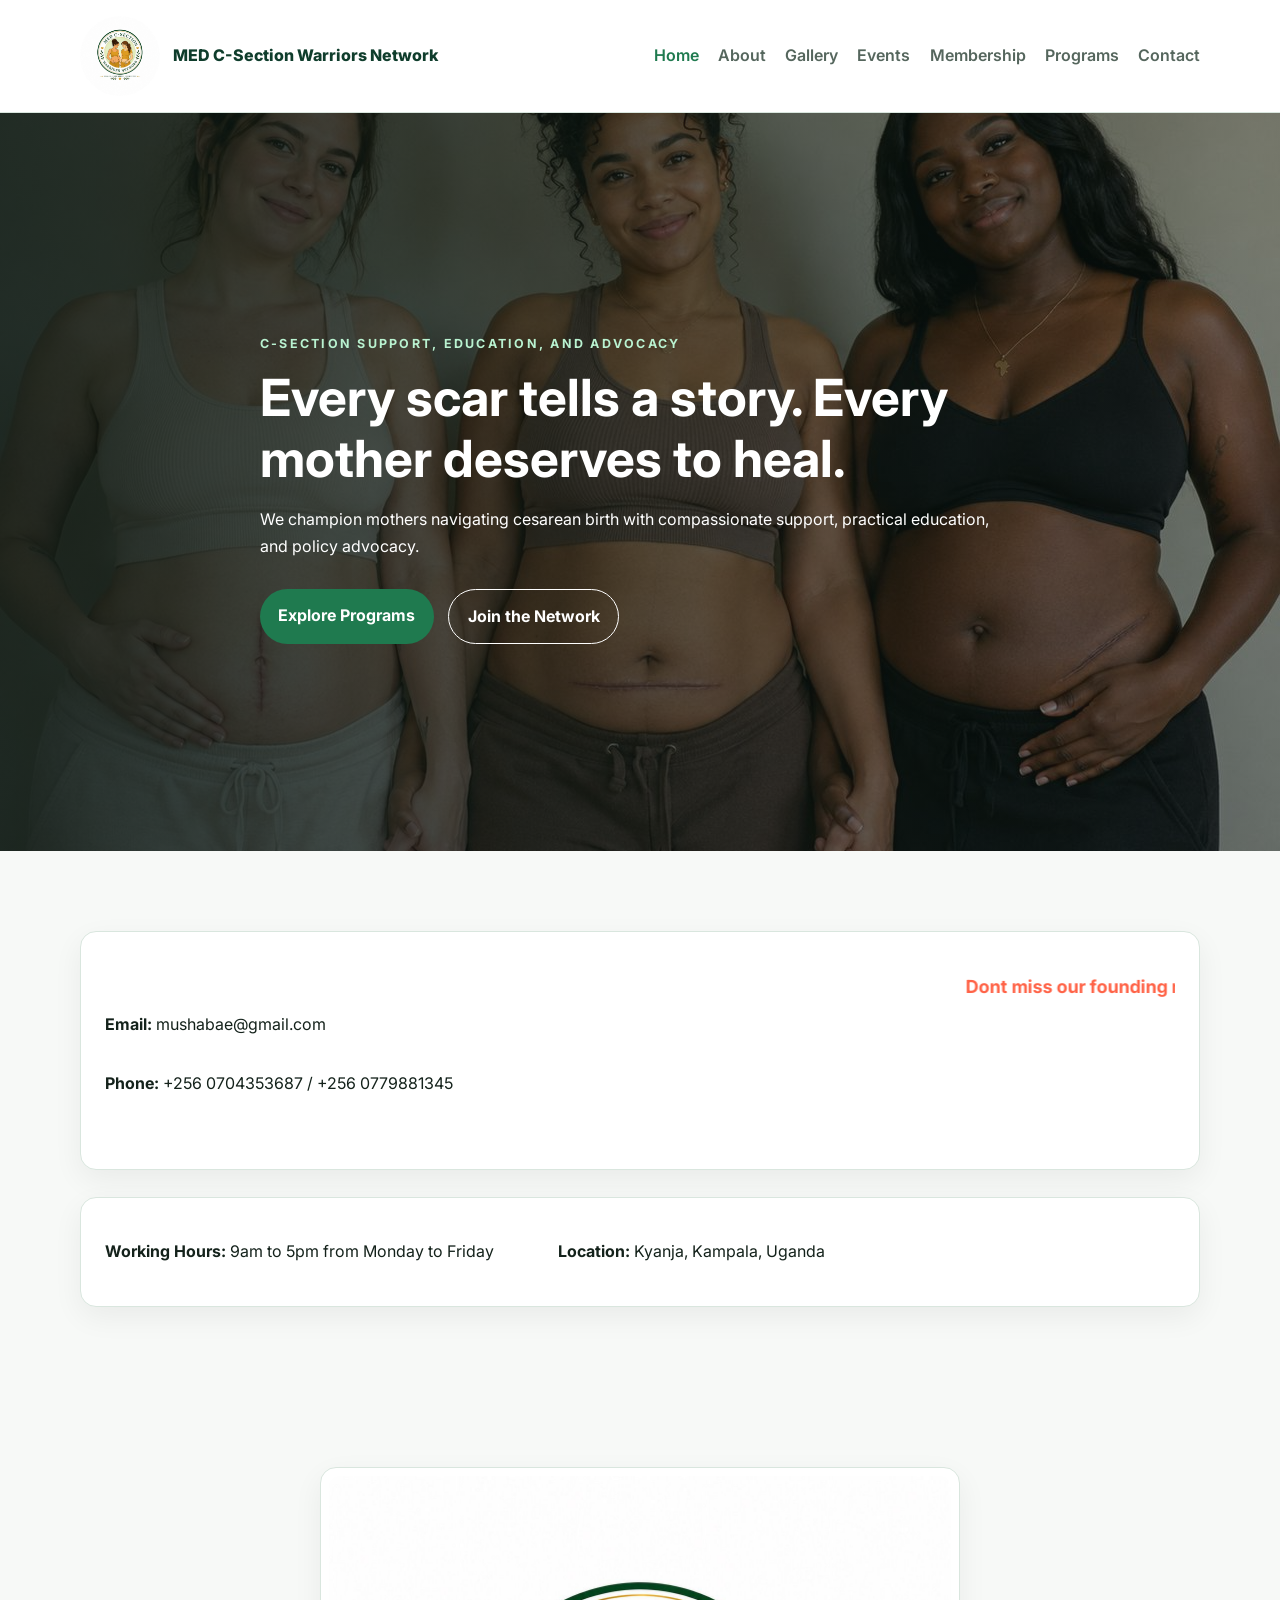
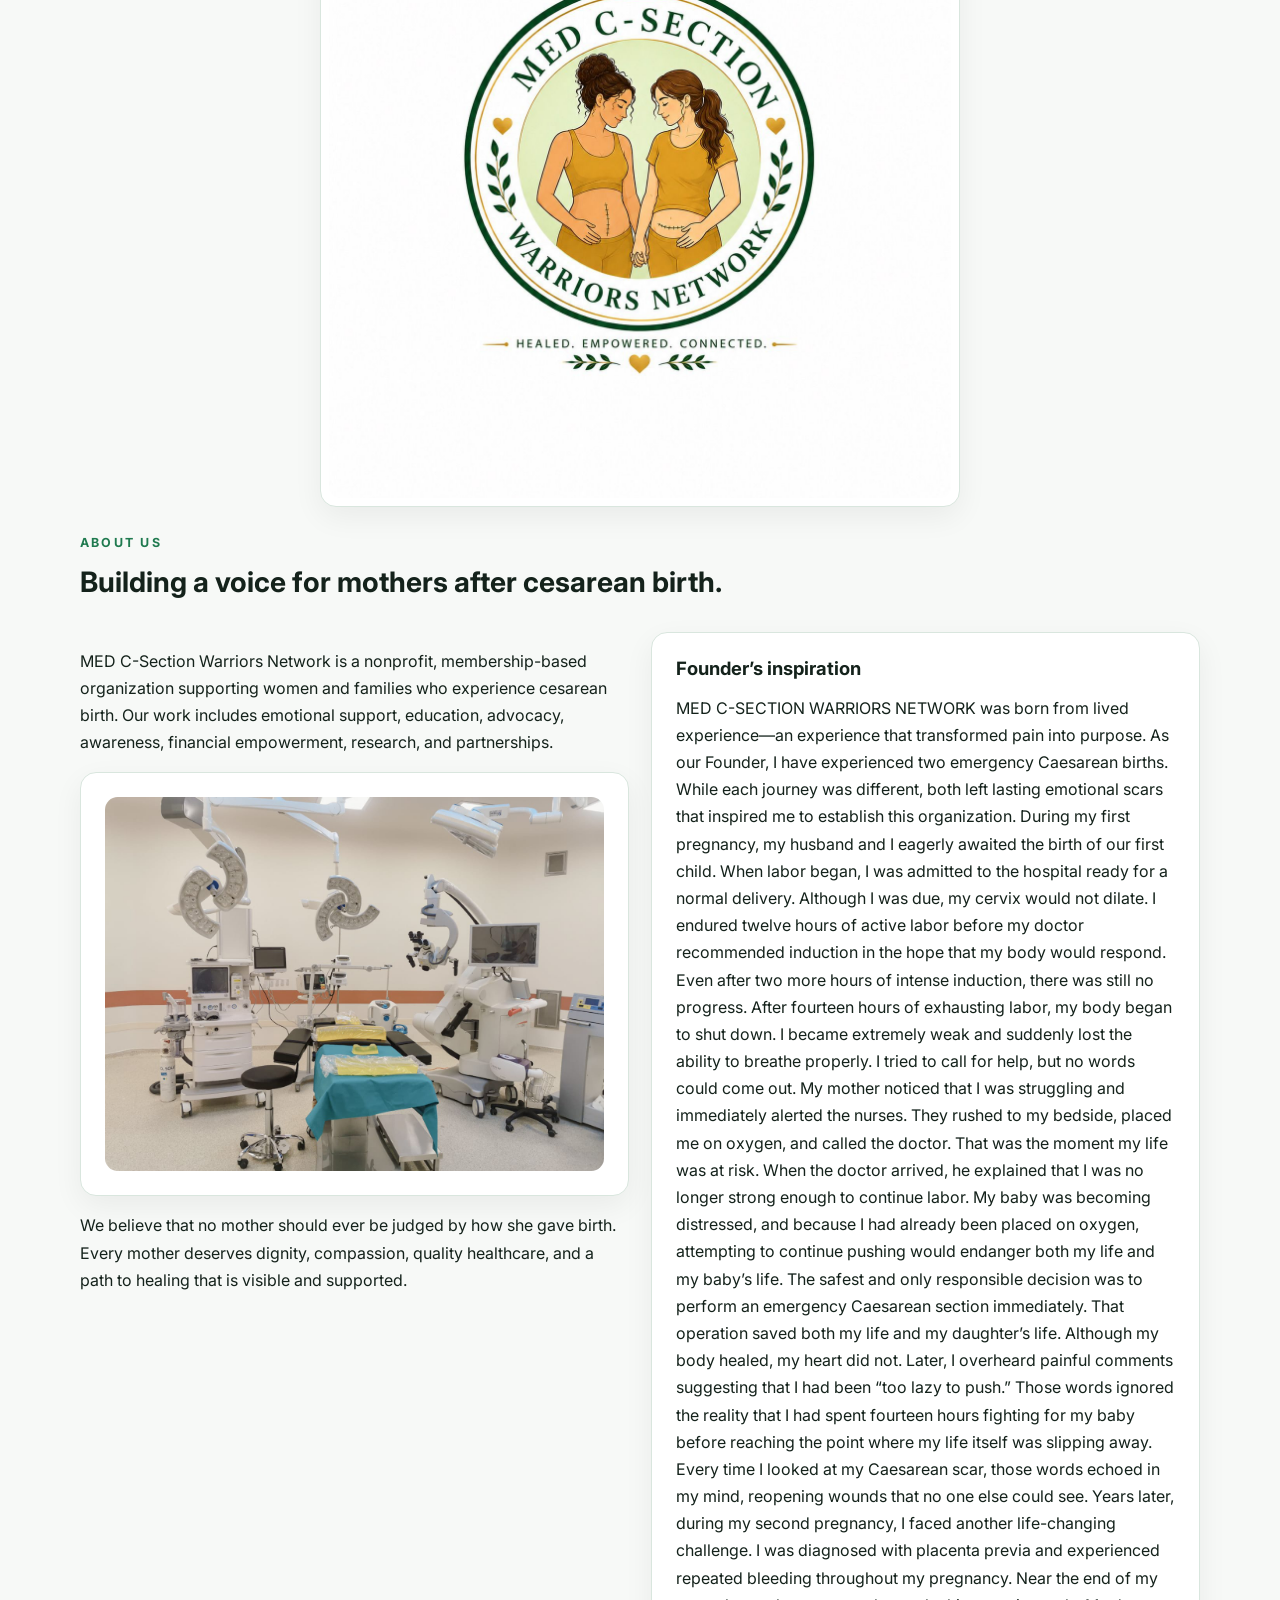
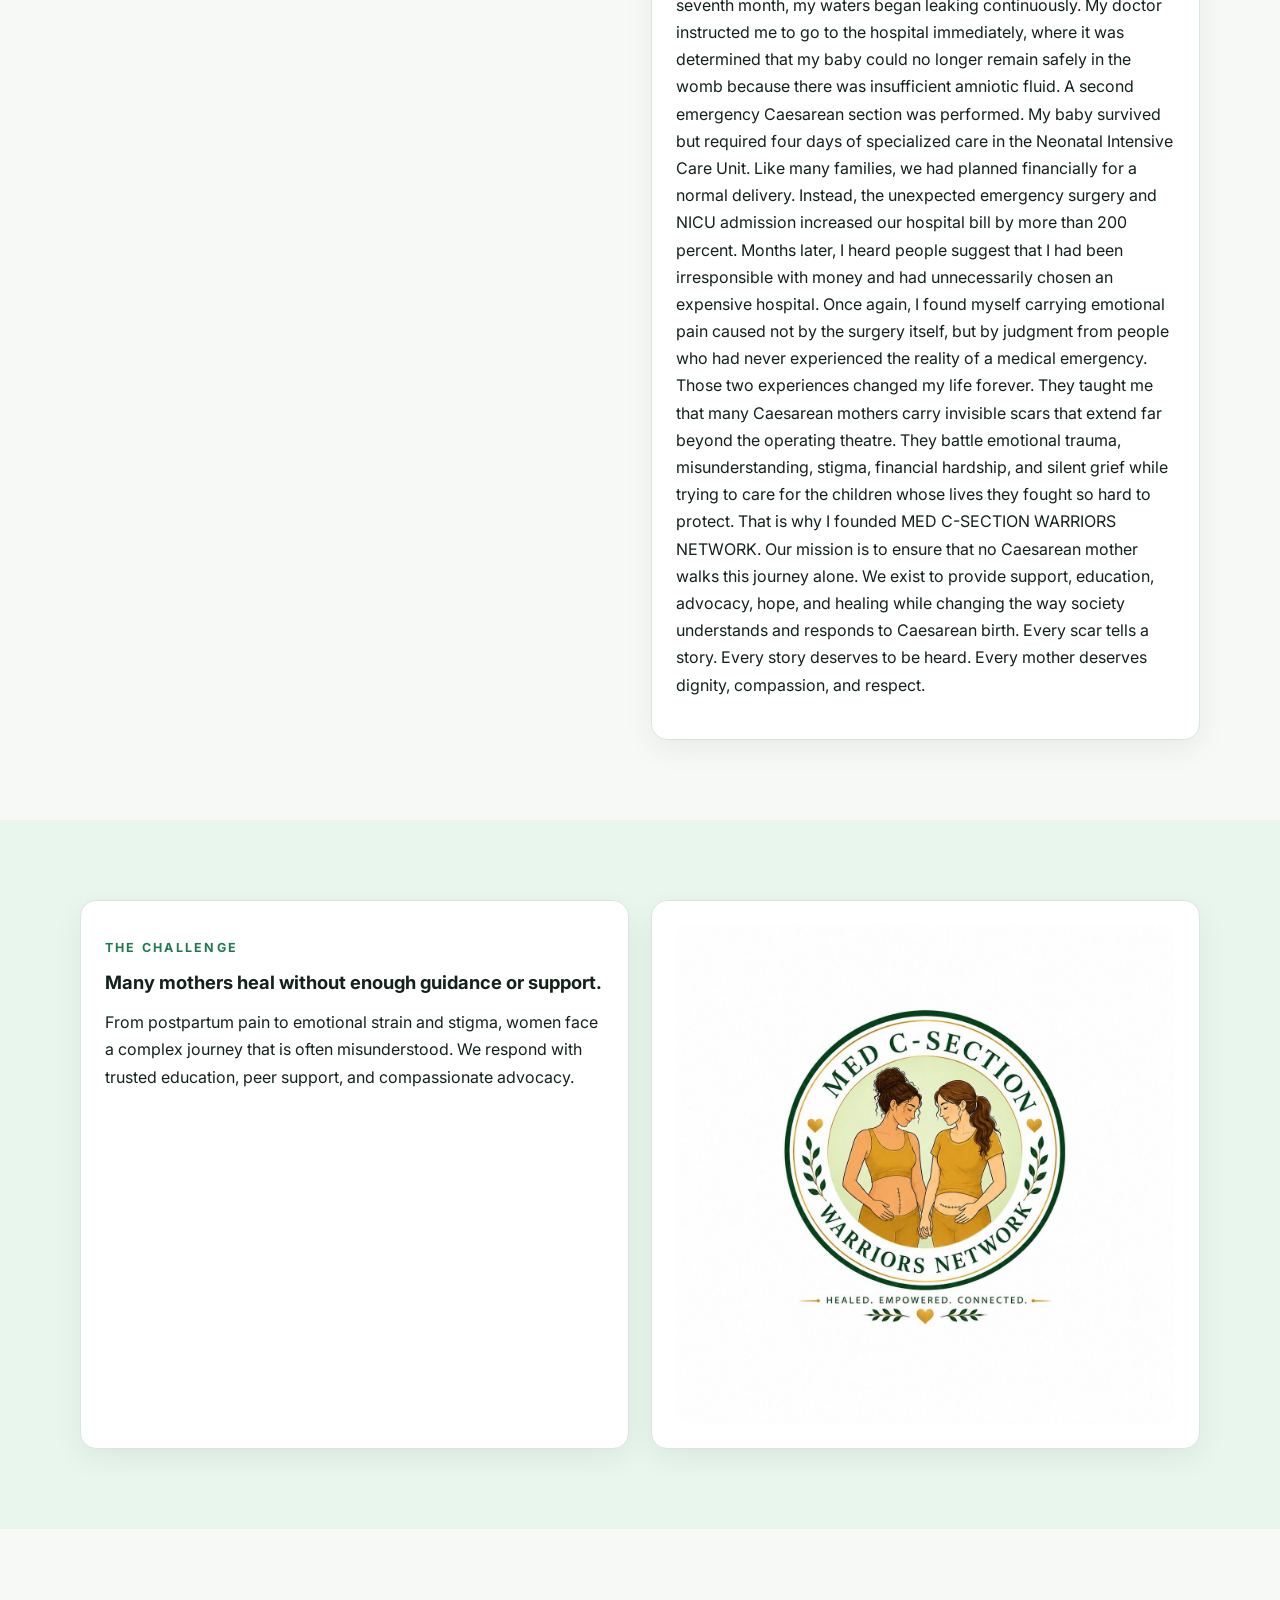
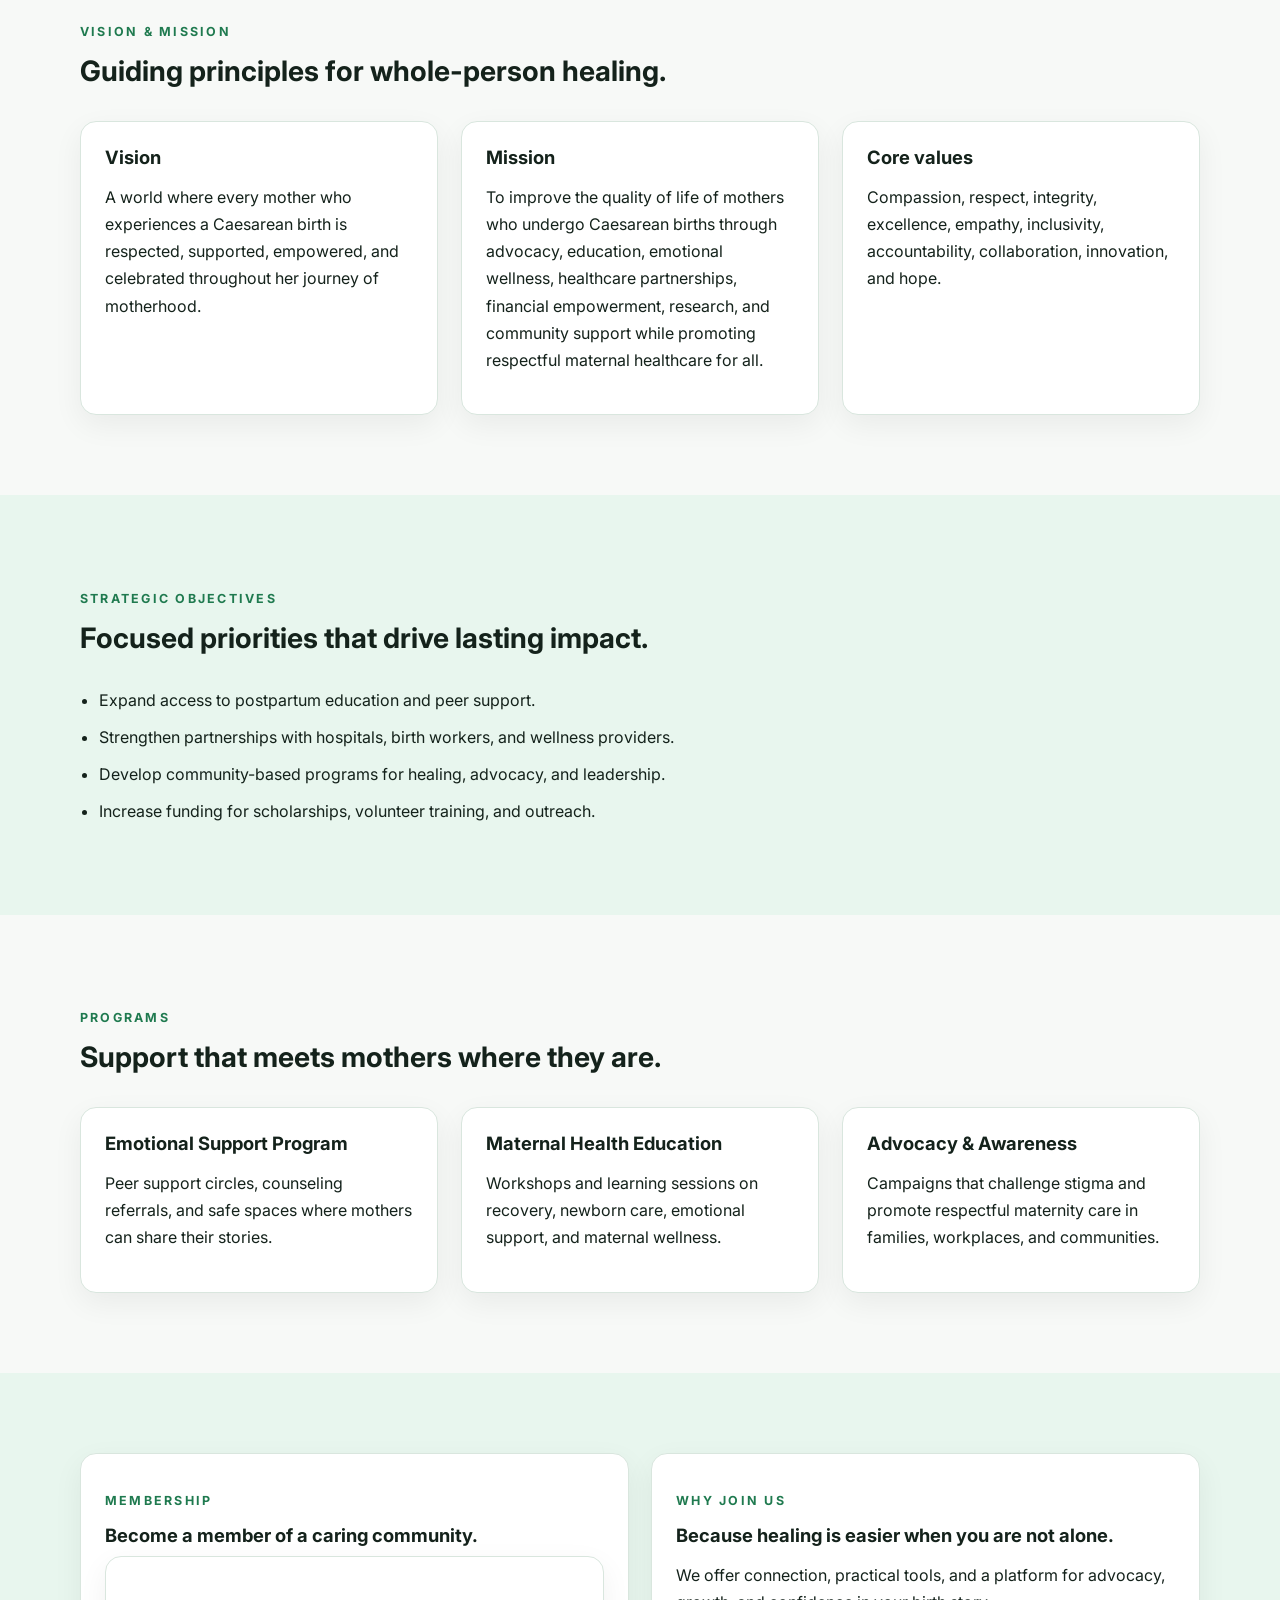
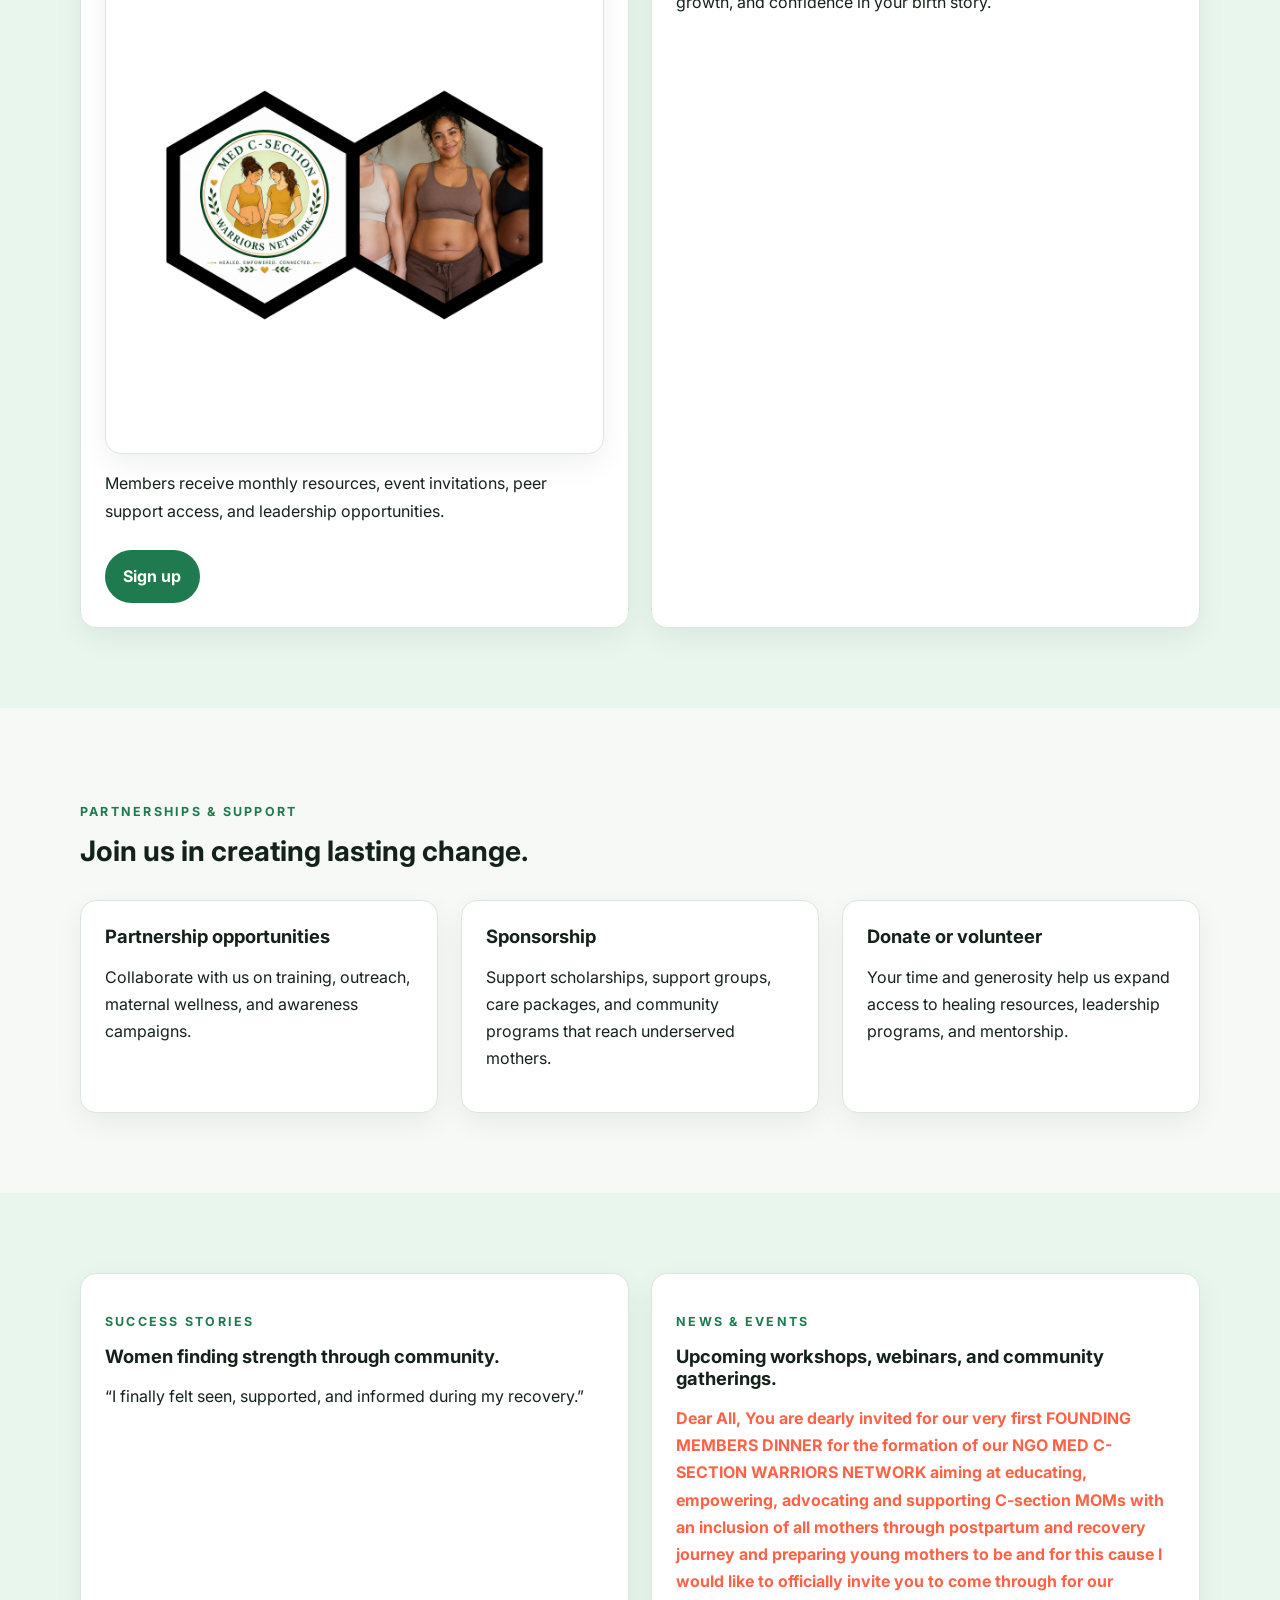
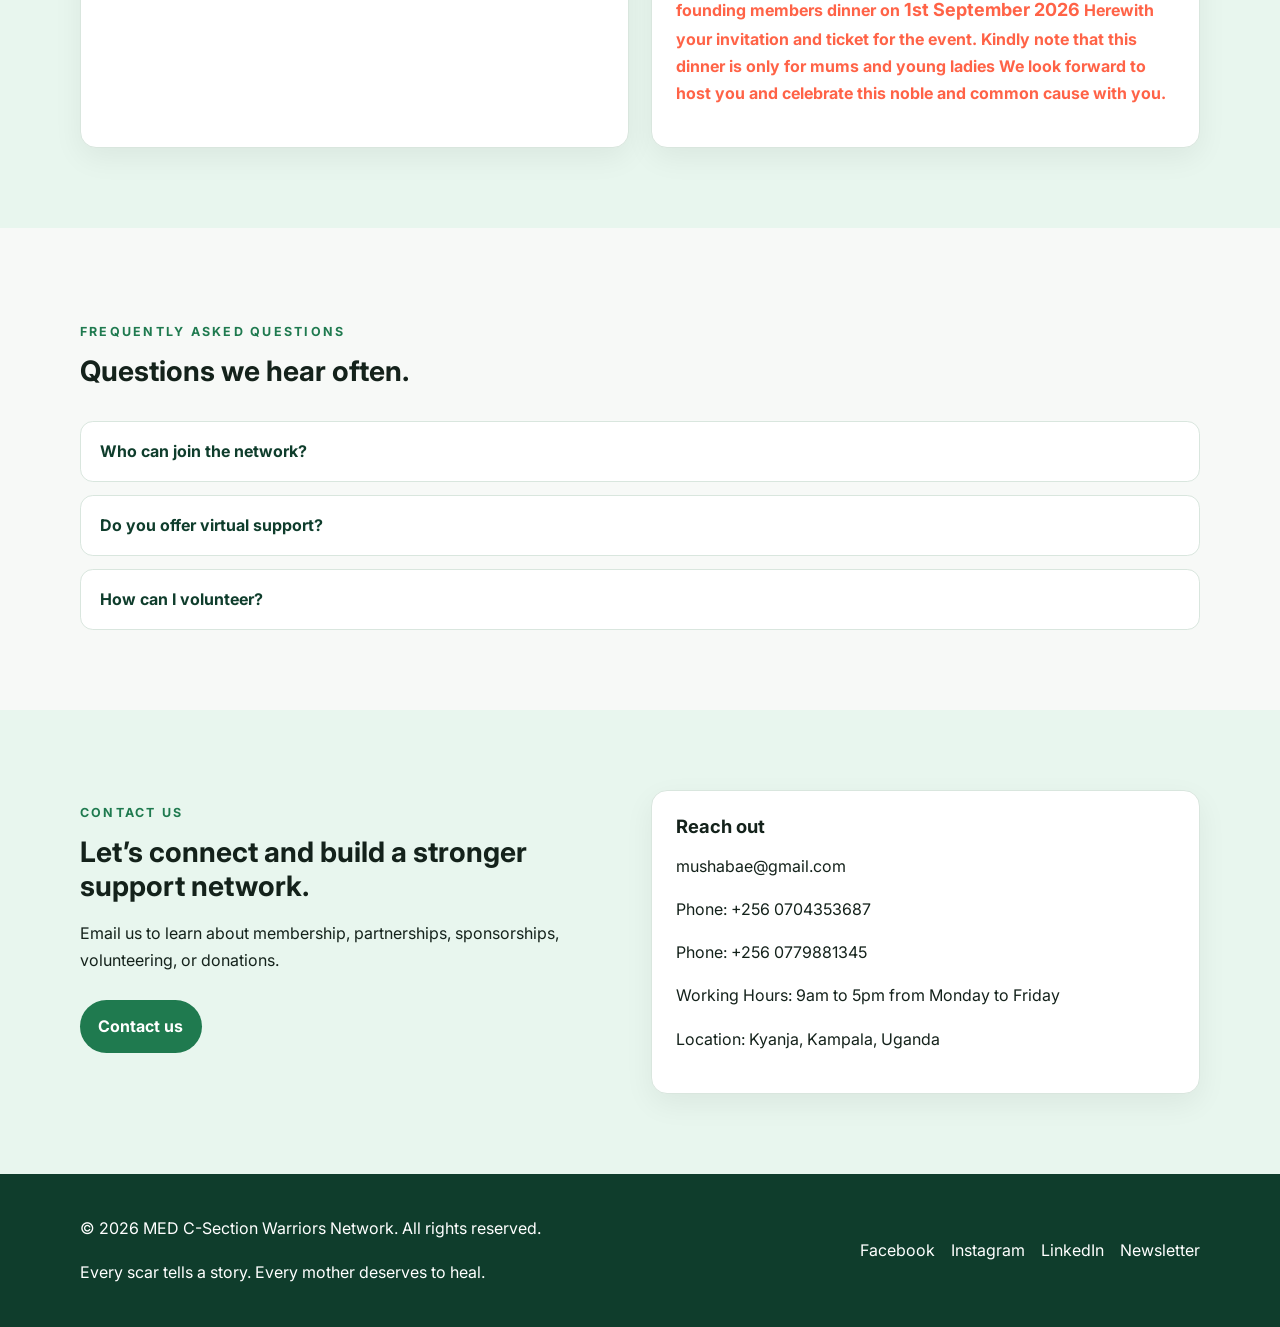
<file: index.html>
<!doctype html>
<html lang="en">
  <head>
    <meta charset="UTF-8" />
    <meta name="viewport" content="width=device-width, initial-scale=1.0" />
    <title>MED C-Section Warriors Network</title>
    <link rel="icon" type="image/png" href="heroimage.jpeg" />
    <meta
      name="description"
      content="MED C-Section Warriors Network supports mothers through cesarean recovery, advocacy, education, healing, and community."
    />
    <link rel="preconnect" href="https://fonts.googleapis.com" />
    <link rel="preconnect" href="https://fonts.gstatic.com" crossorigin />
    <link
      href="https://fonts.googleapis.com/css2?family=Inter:wght@400;500;600;700;800&display=swap"
      rel="stylesheet"
    />
    <link rel="stylesheet" href="styles.css" />
  </head>
  <body>
    <header class="site-header">
      <div class="container nav-wrap">
        <a class="brand" href="index.html">
          <img src="heroimage.jpeg" alt="MED C-Section Warriors Network logo" />
          <span>MED C-Section Warriors Network</span>
        </a>
        <button
          class="nav-toggle"
          aria-label="Toggle navigation"
          aria-expanded="false"
        >
          <span></span><span></span><span></span>
        </button>
        <nav class="nav-links" aria-label="Primary navigation">
          <a href="index.html" class="active">Home</a>
          <a href="about.html">About</a>
          <a href="gallery.html">Gallery</a>
          <a href="events.html">Events</a>
          <a href="membership.html">Membership</a>
          <a href="programs.html">Programs</a>
          <a href="contact.html">Contact</a>
        </nav>
      </div>
    </header>

    <main>
      <section class="hero-slider" aria-label="Featured messages">
        <article
          class="hero-slide active"
          style="background-image: url(&quot;imageOne.jpeg&quot;)"
        >
          <div class="container hero-content">
            <p class="eyebrow">C-section support, education, and advocacy</p>
            <h1>Every scar tells a story. Every mother deserves to heal.</h1>
            <p>
              We champion mothers navigating cesarean birth with compassionate
              support, practical education, and policy advocacy.
            </p>
            <div class="cta-group">
              <a class="btn btn-primary" href="programs.html"
                >Explore Programs</a
              >
              <a class="btn btn-secondary" href="contact.html"
                >Join the Network</a
              >
            </div>
          </div>
        </article>

        <article
          class="hero-slide"
          style="background-image: url(&quot;imageOne.jpeg&quot;)"
        >
          <div class="container hero-content">
            <p class="eyebrow">Community-led transformation</p>
            <h1>From survival to strength through shared experience.</h1>
            <p>
              We build safe spaces where mothers, families, and healthcare
              partners collaborate for better recovery journeys.
            </p>
            <div class="cta-group">
              <a class="btn btn-primary" href="about.html">Our Story</a>
              <a class="btn btn-secondary" href="contact.html">Volunteer</a>
            </div>
          </div>
        </article>
      </section>

      <section class="section container">
        <div class="card" style="display: flex; flex-direction: column;">
          <p>
            <marquee behavior="scroll" direction="left"><b style="color: tomato; font-size: large;">Dont miss our founding members dinner on 1st September 2026!</b></marquee>
            <a href="mailto:mushabae@gmail.com"
              ><b>Email:</b> mushabae@gmail.com</a
            >
            <p><b>Phone:</b> +256 0704353687 / +256 0779881345</p>
          </p>
        </div>
        <br />
        <div class="card" style="display: flex">
          <p><b>Working Hours:</b> 9am to 5pm from Monday to Friday</p>
          &nbsp;&nbsp;&nbsp;&nbsp;&nbsp;&nbsp;&nbsp;&nbsp;&nbsp;&nbsp;&nbsp;&nbsp;&nbsp;&nbsp;&nbsp;&nbsp;
          <p><b>Location:</b> Kyanja, Kampala, Uganda</p>
        </div>
      </section>

      <section class="section container">
        <div class="card image-card">
          <img src="heroimage.jpeg" alt="" />
        </div>
        <div class="section-heading">
          <p class="eyebrow">About us</p>
          <h2>Building a voice for mothers after cesarean birth.</h2>
        </div>
        <div class="grid two-col">
          <div>
            <p>
              MED C-Section Warriors Network is a nonprofit, membership-based
              organization supporting women and families who experience cesarean
              birth. Our work includes emotional support, education, advocacy,
              awareness, financial empowerment, research, and partnerships.
            </p>
            <div class="card image-card">
              <img src="theater.jpeg" alt="" />
            </div>
            <p>
              We believe that no mother should ever be judged by how she gave
              birth. Every mother deserves dignity, compassion, quality
              healthcare, and a path to healing that is visible and supported.
            </p>
          </div>
          <div class="card">
            <h3>Founder’s inspiration</h3>
            <p>
              MED C-SECTION WARRIORS NETWORK was born from lived experience—an
              experience that transformed pain into purpose. As our Founder, I
              have experienced two emergency Caesarean births. While each
              journey was different, both left lasting emotional scars that
              inspired me to establish this organization. During my first
              pregnancy, my husband and I eagerly awaited the birth of our first
              child. When labor began, I was admitted to the hospital ready for
              a normal delivery. Although I was due, my cervix would not dilate.
              I endured twelve hours of active labor before my doctor
              recommended induction in the hope that my body would respond. Even
              after two more hours of intense induction, there was still no
              progress. After fourteen hours of exhausting labor, my body began
              to shut down. I became extremely weak and suddenly lost the
              ability to breathe properly. I tried to call for help, but no
              words could come out. My mother noticed that I was struggling and
              immediately alerted the nurses. They rushed to my bedside, placed
              me on oxygen, and called the doctor. That was the moment my life
              was at risk. When the doctor arrived, he explained that I was no
              longer strong enough to continue labor. My baby was becoming
              distressed, and because I had already been placed on oxygen,
              attempting to continue pushing would endanger both my life and my
              baby’s life. The safest and only responsible decision was to
              perform an emergency Caesarean section immediately. That operation
              saved both my life and my daughter’s life. Although my body
              healed, my heart did not. Later, I overheard painful comments
              suggesting that I had been “too lazy to push.” Those words ignored
              the reality that I had spent fourteen hours fighting for my baby
              before reaching the point where my life itself was slipping away.
              Every time I looked at my Caesarean scar, those words echoed in my
              mind, reopening wounds that no one else could see. Years later,
              during my second pregnancy, I faced another life-changing
              challenge. I was diagnosed with placenta previa and experienced
              repeated bleeding throughout my pregnancy. Near the end of my
              seventh month, my waters began leaking continuously. My doctor
              instructed me to go to the hospital immediately, where it was
              determined that my baby could no longer remain safely in the womb
              because there was insufficient amniotic fluid. A second emergency
              Caesarean section was performed. My baby survived but required
              four days of specialized care in the Neonatal Intensive Care Unit.
              Like many families, we had planned financially for a normal
              delivery. Instead, the unexpected emergency surgery and NICU
              admission increased our hospital bill by more than 200 percent.
              Months later, I heard people suggest that I had been irresponsible
              with money and had unnecessarily chosen an expensive hospital.
              Once again, I found myself carrying emotional pain caused not by
              the surgery itself, but by judgment from people who had never
              experienced the reality of a medical emergency. Those two
              experiences changed my life forever. They taught me that many
              Caesarean mothers carry invisible scars that extend far beyond the
              operating theatre. They battle emotional trauma, misunderstanding,
              stigma, financial hardship, and silent grief while trying to care
              for the children whose lives they fought so hard to protect. That
              is why I founded MED C-SECTION WARRIORS NETWORK. Our mission is to
              ensure that no Caesarean mother walks this journey alone. We exist
              to provide support, education, advocacy, hope, and healing while
              changing the way society understands and responds to Caesarean
              birth. Every scar tells a story. Every story deserves to be heard.
              Every mother deserves dignity, compassion, and respect.
            </p>
          </div>
        </div>
      </section>

      <section class="section alt-bg">
        <div class="container grid two-col">
          <div class="card">
            <p class="eyebrow">The challenge</p>
            <h3>Many mothers heal without enough guidance or support.</h3>
            <p>
              From postpartum pain to emotional strain and stigma, women face a
              complex journey that is often misunderstood. We respond with
              trusted education, peer support, and compassionate advocacy.
            </p>
          </div>
          <div class="card image-card">
            <img src="heroimage.jpeg" alt="A mother smiling with her family" />
          </div>
        </div>
      </section>

      <section class="section container">
        <div class="section-heading">
          <p class="eyebrow">Vision & mission</p>
          <h2>Guiding principles for whole-person healing.</h2>
        </div>
        <div class="grid three-col">
          <article class="card">
            <h3>Vision</h3>
            <p>
              A world where every mother who experiences a Caesarean birth is
              respected, supported, empowered, and celebrated throughout her
              journey of motherhood.
            </p>
          </article>
          <article class="card">
            <h3>Mission</h3>
            <p>
              To improve the quality of life of mothers who undergo Caesarean
              births through advocacy, education, emotional wellness, healthcare
              partnerships, financial empowerment, research, and community
              support while promoting respectful maternal healthcare for all.
            </p>
          </article>
          <article class="card">
            <h3>Core values</h3>
            <p>
              Compassion, respect, integrity, excellence, empathy, inclusivity,
              accountability, collaboration, innovation, and hope.
            </p>
          </article>
        </div>
      </section>

      <section class="section alt-bg">
        <div class="container">
          <div class="section-heading">
            <p class="eyebrow">Strategic objectives</p>
            <h2>Focused priorities that drive lasting impact.</h2>
          </div>
          <ul class="check-list">
            <li>Expand access to postpartum education and peer support.</li>
            <li>
              Strengthen partnerships with hospitals, birth workers, and
              wellness providers.
            </li>
            <li>
              Develop community-based programs for healing, advocacy, and
              leadership.
            </li>
            <li>
              Increase funding for scholarships, volunteer training, and
              outreach.
            </li>
          </ul>
        </div>
      </section>

      <section class="section container">
        <div class="section-heading">
          <p class="eyebrow">Programs</p>
          <h2>Support that meets mothers where they are.</h2>
        </div>
        <div class="grid three-col">
          <article class="card">
            <h3>Emotional Support Program</h3>
            <p>
              Peer support circles, counseling referrals, and safe spaces where
              mothers can share their stories.
            </p>
          </article>
          <article class="card">
            <h3>Maternal Health Education</h3>
            <p>
              Workshops and learning sessions on recovery, newborn care,
              emotional support, and maternal wellness.
            </p>
          </article>
          <article class="card">
            <h3>Advocacy & Awareness</h3>
            <p>
              Campaigns that challenge stigma and promote respectful maternity
              care in families, workplaces, and communities.
            </p>
          </article>
        </div>
      </section>

      <section class="section alt-bg">
        <div class="container grid two-col">
          <div class="card">
            <p class="eyebrow">Membership</p>
            <h3>Become a member of a caring community.</h3>
            <div class="card image-card">
              <img src="ceventsLogo.png" alt="" />
            </div>
            <p>
              Members receive monthly resources, event invitations, peer support
              access, and leadership opportunities.
            </p>
            <a class="btn btn-primary" href="contact.html">Sign up</a>
          </div>
          <div class="card">
            <p class="eyebrow">Why join us</p>
            <h3>Because healing is easier when you are not alone.</h3>
            <p>
              We offer connection, practical tools, and a platform for advocacy,
              growth, and confidence in your birth story.
            </p>
          </div>
        </div>
      </section>

      <section class="section container">
        <div class="section-heading">
          <p class="eyebrow">Partnerships & support</p>
          <h2>Join us in creating lasting change.</h2>
        </div>
        <div class="grid three-col">
          <article class="card">
            <h3>Partnership opportunities</h3>
            <p>
              Collaborate with us on training, outreach, maternal wellness, and
              awareness campaigns.
            </p>
          </article>
          <article class="card">
            <h3>Sponsorship</h3>
            <p>
              Support scholarships, support groups, care packages, and community
              programs that reach underserved mothers.
            </p>
          </article>
          <article class="card">
            <h3>Donate or volunteer</h3>
            <p>
              Your time and generosity help us expand access to healing
              resources, leadership programs, and mentorship.
            </p>
          </article>
        </div>
      </section>

      <section class="section alt-bg">
        <div class="container grid two-col">
          <div class="card">
            <p class="eyebrow">Success stories</p>
            <h3>Women finding strength through community.</h3>
            <p>
              “I finally felt seen, supported, and informed during my recovery.”
            </p>
          </div>
          <div class="card">
            <p class="eyebrow">News & events</p>
            <h3>Upcoming workshops, webinars, and community gatherings.</h3>
            <p style="color: tomato; font-weight: bold;">
              Dear All,  You are dearly invited for our very first FOUNDING MEMBERS DINNER for the formation of our NGO MED C-SECTION WARRIORS NETWORK aiming at educating, empowering, advocating and supporting C-section MOMs with an inclusion of all mothers through postpartum and recovery journey and preparing young mothers to be and for this cause I would like to officially invite you to come through for our founding members dinner on <b style="font-size: large;">1st September 2026</b>
Herewith your invitation and ticket for the event. 

Kindly note that this dinner is only for mums and young ladies 

We look forward to host you and celebrate this noble and common cause with you.
            </p>
          </div>
        </div>
      </section>

      <section class="section container">
        <div class="section-heading">
          <p class="eyebrow">Frequently asked questions</p>
          <h2>Questions we hear often.</h2>
        </div>
        <div class="faq-list">
          <article class="faq-item">
            <button class="faq-question" aria-expanded="false">
              Who can join the network?
            </button>
            <div class="faq-answer">
              <p>
                Any woman, family member, healthcare partner, or advocate
                interested in cesarean recovery support can join.
              </p>
            </div>
          </article>
          <article class="faq-item">
            <button class="faq-question" aria-expanded="false">
              Do you offer virtual support?
            </button>
            <div class="faq-answer">
              <p>
                Yes. We host virtual circles, educational sessions, and digital
                newsletters.
              </p>
            </div>
          </article>
          <article class="faq-item">
            <button class="faq-question" aria-expanded="false">
              How can I volunteer?
            </button>
            <div class="faq-answer">
              <p>
                Reach out through our contact page and we will share the best
                opportunities for your skills.
              </p>
            </div>
          </article>
        </div>
      </section>

      <section class="section alt-bg">
        <div class="container grid two-col">
          <div>
            <p class="eyebrow">Contact us</p>
            <h2>Let’s connect and build a stronger support network.</h2>
            <p>
              Email us to learn about membership, partnerships, sponsorships,
              volunteering, or donations.
            </p>
            <a class="btn btn-primary" href="contact.html">Contact us</a>
          </div>
          <div class="card">
            <h3>Reach out</h3>
            <p><a href="mailto:mushabae@gmail.com">mushabae@gmail.com</a></p>
            <p>Phone: +256 0704353687</p>
            <p>Phone: +256 0779881345</p>
            <p>Working Hours: 9am to 5pm from Monday to Friday</p>
            <p>Location: Kyanja, Kampala, Uganda</p>
          </div>
        </div>
      </section>
    </main>

    <footer class="site-footer">
      <div class="container footer-wrap">
        <div>
          <p>
            © <span id="year"></span> MED C-Section Warriors Network. All rights
            reserved.
          </p>
          <p>Every scar tells a story. Every mother deserves to heal.</p>
        </div>
        <div class="footer-links">
          <a href="https://www.facebook.com/" target="_blank" rel="noreferrer"
            >Facebook</a
          >
          <a href="https://www.instagram.com/" target="_blank" rel="noreferrer"
            >Instagram</a
          >
          <a href="https://www.linkedin.com/" target="_blank" rel="noreferrer"
            >LinkedIn</a
          >
          <a href="contact.html">Newsletter</a>
        </div>
      </div>
    </footer>

    <script src="script.js"></script>
  </body>
</html>
</file>
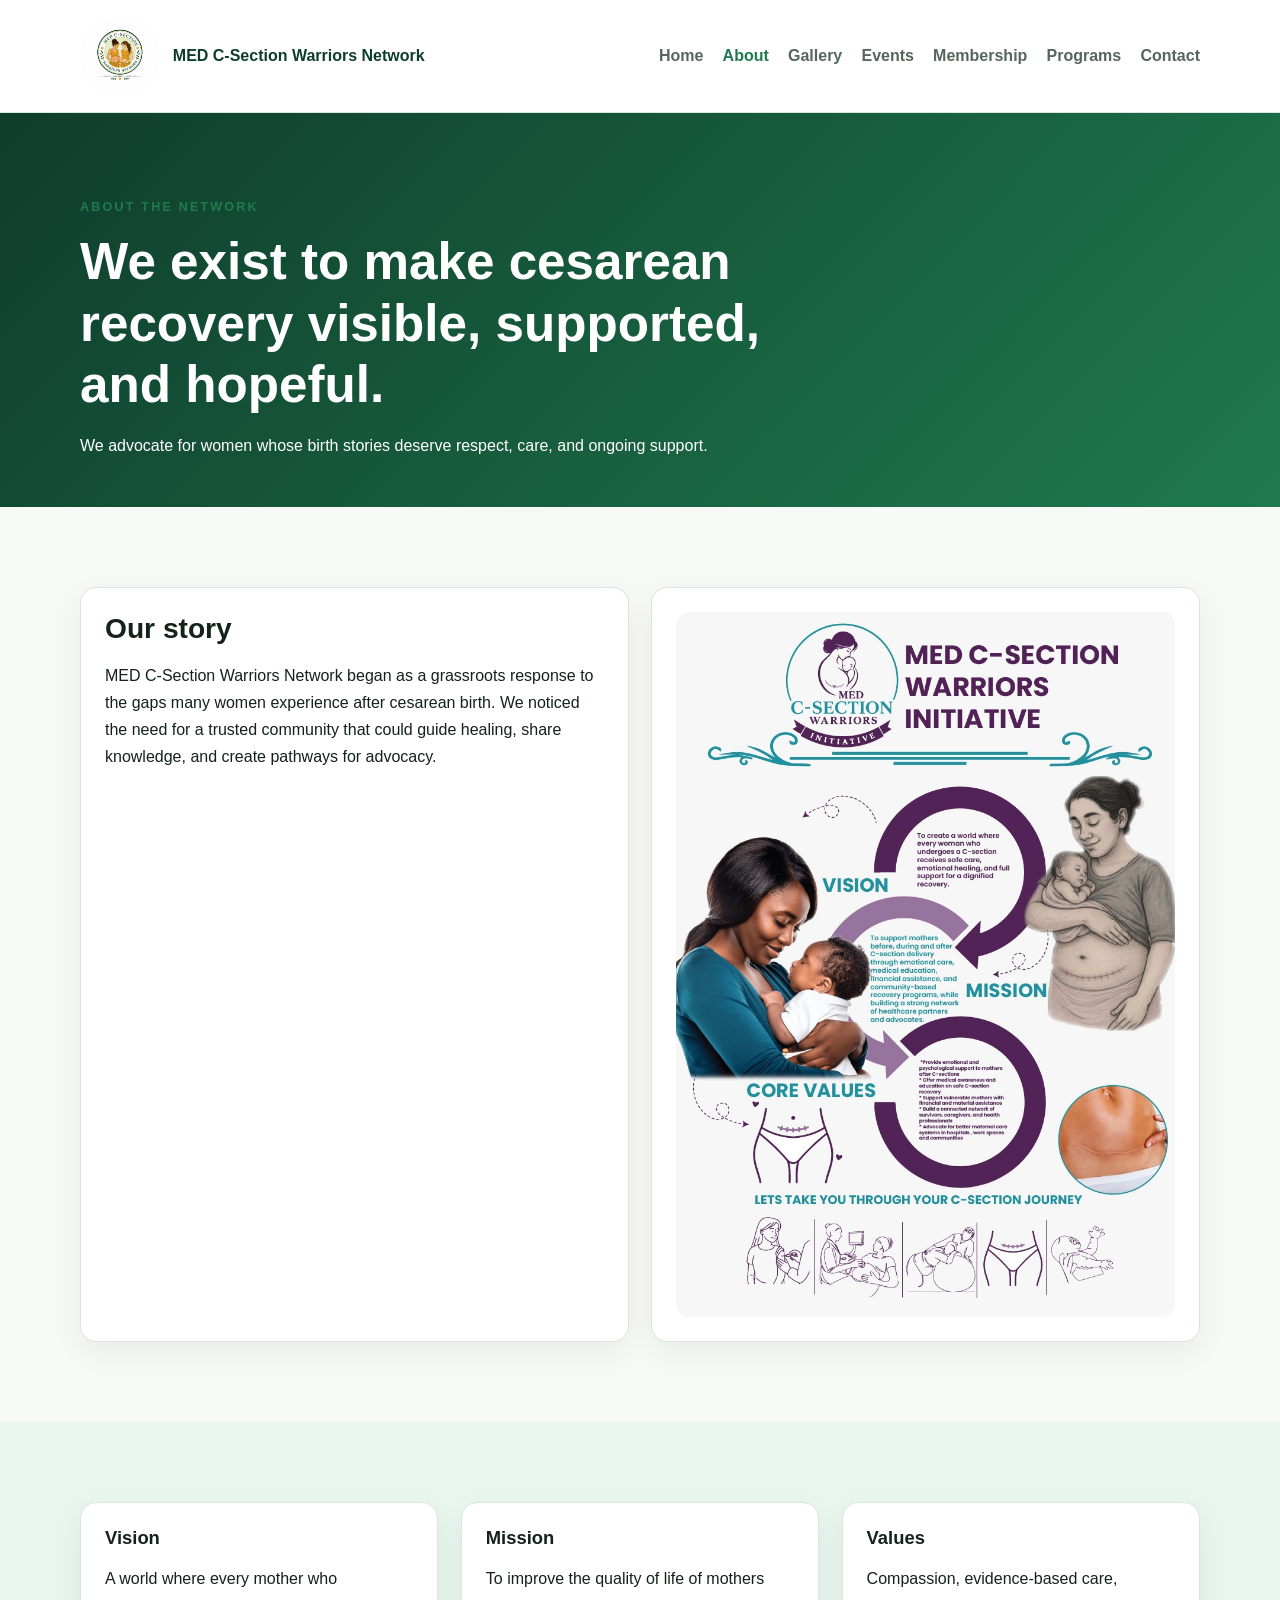
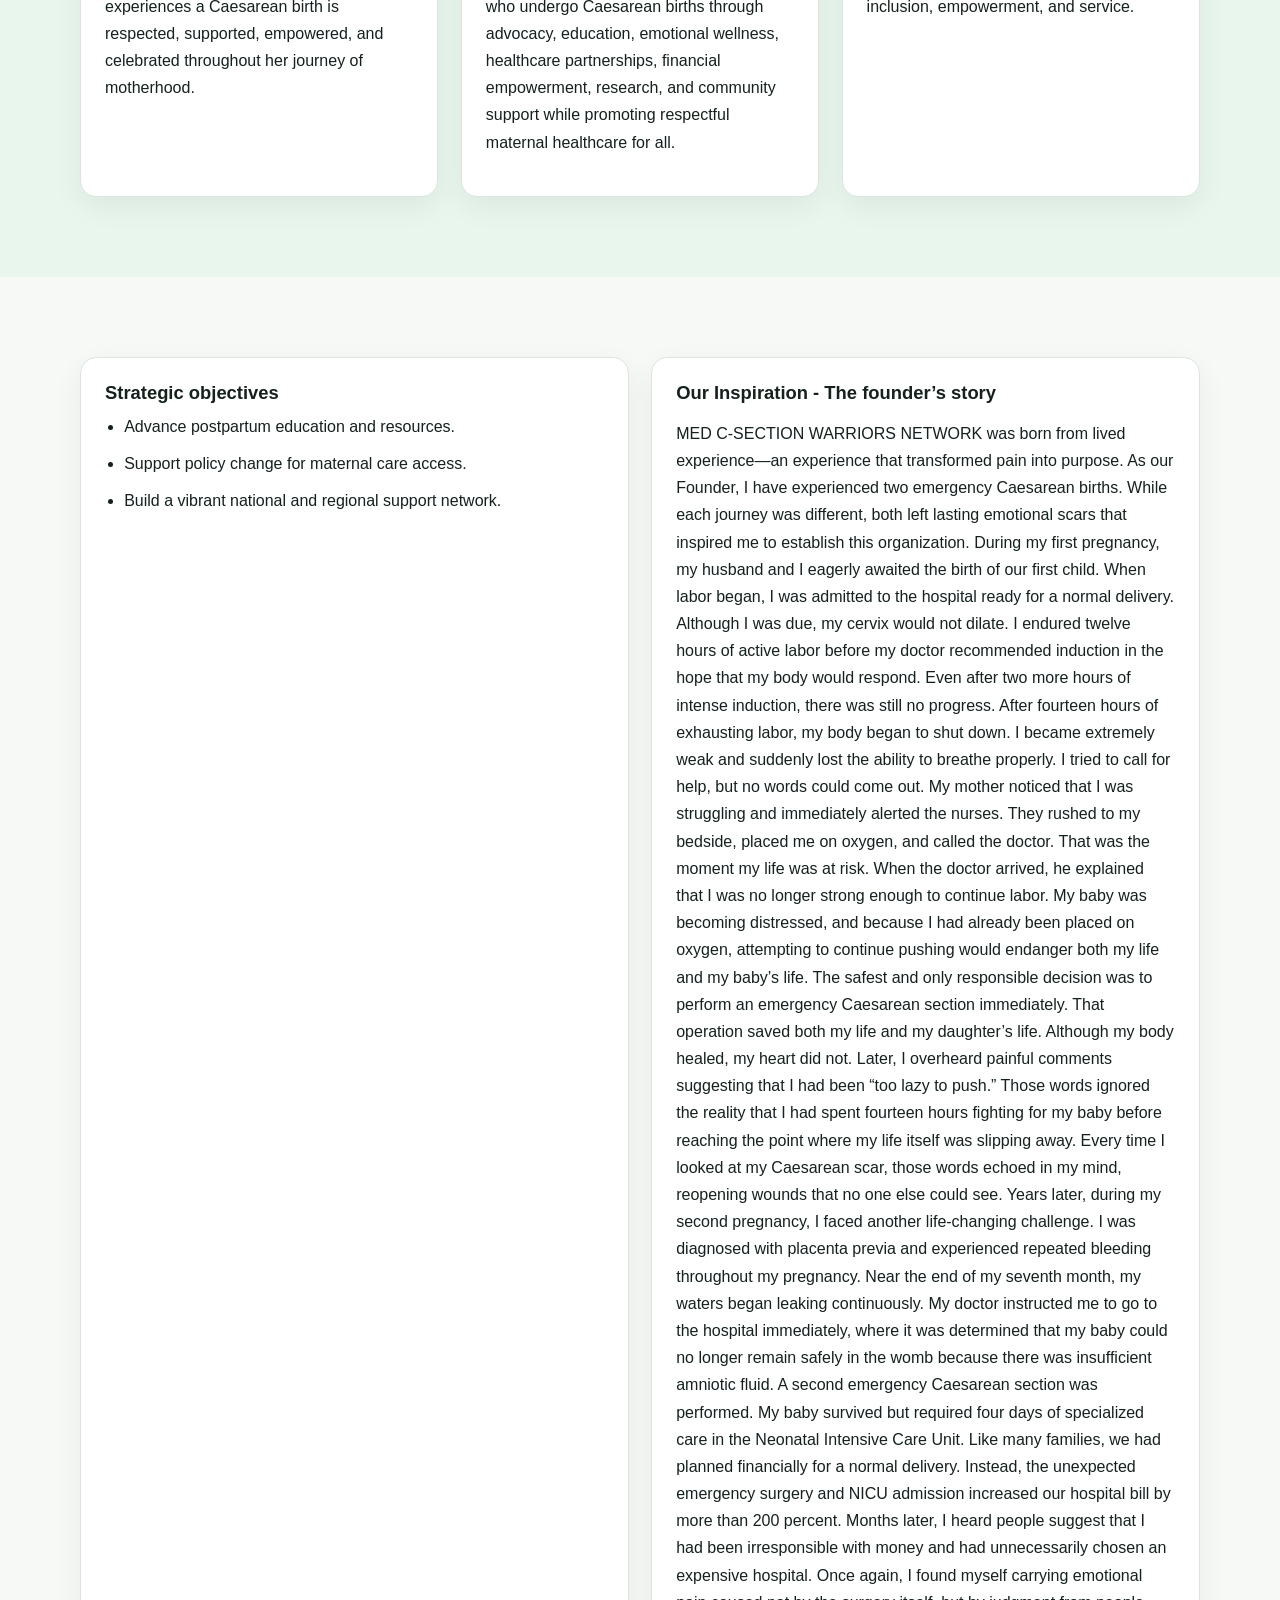
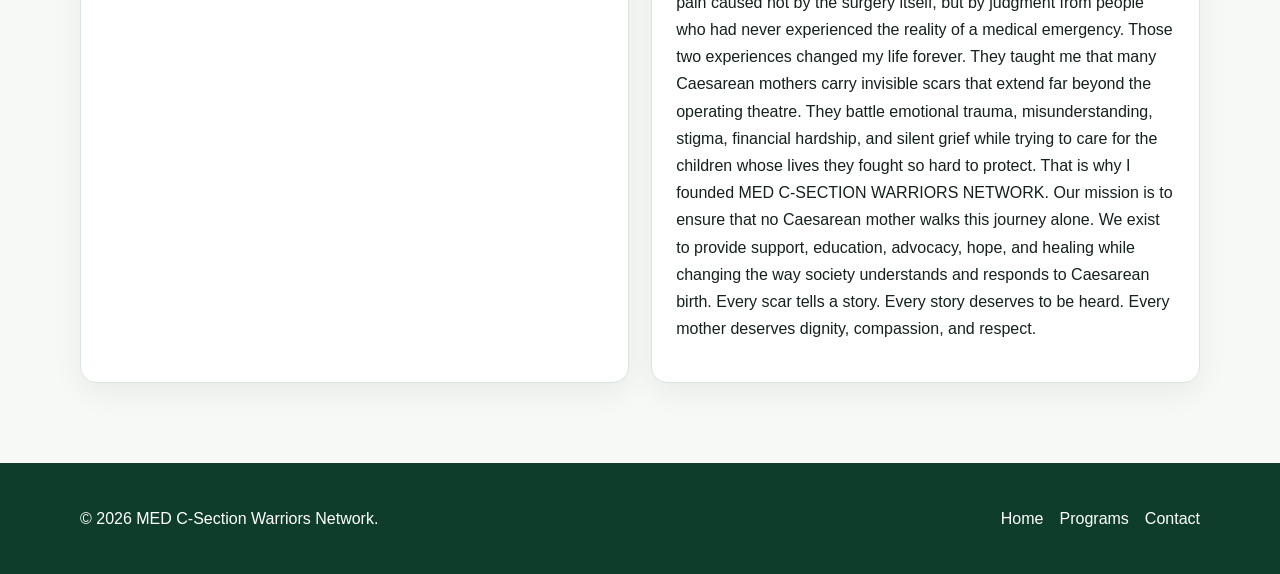
<file: about.html>
<!doctype html>
<html lang="en">
  <head>
    <meta charset="UTF-8" />
    <meta name="viewport" content="width=device-width, initial-scale=1.0" />
    <title>About | MED C-Section Warriors Network</title>
    <link rel="icon" type="image/png" href="heroimage.jpeg" />
    <meta
      name="description"
      content="Learn about the mission, vision, founder story, values, and objectives of MED C-Section Warriors Network."
    />
    <link rel="stylesheet" href="styles.css" />
  </head>
  <body>
    <header class="site-header">
      <div class="container nav-wrap">
        <a class="brand" href="index.html">
          <img src="heroimage.jpeg" alt="MED C-Section Warriors Network logo" />
          <span>MED C-Section Warriors Network</span>
        </a>
        <button
          class="nav-toggle"
          aria-label="Toggle navigation"
          aria-expanded="false"
        >
          <span></span><span></span><span></span>
        </button>
        <nav class="nav-links" aria-label="Primary navigation">
          <a href="index.html">Home</a>
          <a href="about.html" class="active">About</a>
          <a href="gallery.html">Gallery</a>
          <a href="events.html">Events</a>
          <a href="membership.html">Membership</a>
          <a href="programs.html">Programs</a>
          <a href="contact.html">Contact</a>
        </nav>
      </div>
    </header>

    <main>
      <section class="page-hero">
        <div class="container">
          <p class="eyebrow">About the network</p>
          <h1>
            We exist to make cesarean recovery visible, supported, and hopeful.
          </h1>
          <p>
            We advocate for women whose birth stories deserve respect, care, and
            ongoing support.
          </p>
        </div>
      </section>

      <section class="section container">
        <div class="grid two-col">
          <article class="card">
            <h2>Our story</h2>
            <p>
              MED C-Section Warriors Network began as a grassroots response to
              the gaps many women experience after cesarean birth. We noticed
              the need for a trusted community that could guide healing, share
              knowledge, and create pathways for advocacy.
            </p>
          </article>
          <article class="card">
            <img src="csectionone.jpeg" alt="Community support gathering" />
          </article>
        </div>
      </section>

      <section class="section alt-bg">
        <div class="container grid three-col">
          <article class="card">
            <h3>Vision</h3>
            <p>
              A world where every mother who experiences a Caesarean birth is
              respected, supported, empowered, and celebrated throughout her
              journey of motherhood.
            </p>
          </article>
          <article class="card">
            <h3>Mission</h3>
            <p>
              To improve the quality of life of mothers who undergo Caesarean
              births through advocacy, education, emotional wellness, healthcare
              partnerships, financial empowerment, research, and community
              support while promoting respectful maternal healthcare for all.
            </p>
          </article>
          <article class="card">
            <h3>Values</h3>
            <p>
              Compassion, evidence-based care, inclusion, empowerment, and
              service.
            </p>
          </article>
        </div>
      </section>

      <section class="section container">
        <div class="grid two-col">
          <article class="card">
            <h3>Strategic objectives</h3>
            <ul class="check-list">
              <li>Advance postpartum education and resources.</li>
              <li>Support policy change for maternal care access.</li>
              <li>Build a vibrant national and regional support network.</li>
            </ul>
          </article>
          <article class="card">
            <h3>Our Inspiration - The founder’s story</h3>
            <p>
              MED C-SECTION WARRIORS NETWORK was born from lived experience—an
              experience that transformed pain into purpose. As our Founder, I
              have experienced two emergency Caesarean births. While each
              journey was different, both left lasting emotional scars that
              inspired me to establish this organization. During my first
              pregnancy, my husband and I eagerly awaited the birth of our first
              child. When labor began, I was admitted to the hospital ready for
              a normal delivery. Although I was due, my cervix would not dilate.
              I endured twelve hours of active labor before my doctor
              recommended induction in the hope that my body would respond. Even
              after two more hours of intense induction, there was still no
              progress. After fourteen hours of exhausting labor, my body began
              to shut down. I became extremely weak and suddenly lost the
              ability to breathe properly. I tried to call for help, but no
              words could come out. My mother noticed that I was struggling and
              immediately alerted the nurses. They rushed to my bedside, placed
              me on oxygen, and called the doctor. That was the moment my life
              was at risk. When the doctor arrived, he explained that I was no
              longer strong enough to continue labor. My baby was becoming
              distressed, and because I had already been placed on oxygen,
              attempting to continue pushing would endanger both my life and my
              baby’s life. The safest and only responsible decision was to
              perform an emergency Caesarean section immediately. That operation
              saved both my life and my daughter’s life. Although my body
              healed, my heart did not. Later, I overheard painful comments
              suggesting that I had been “too lazy to push.” Those words ignored
              the reality that I had spent fourteen hours fighting for my baby
              before reaching the point where my life itself was slipping away.
              Every time I looked at my Caesarean scar, those words echoed in my
              mind, reopening wounds that no one else could see. Years later,
              during my second pregnancy, I faced another life-changing
              challenge. I was diagnosed with placenta previa and experienced
              repeated bleeding throughout my pregnancy. Near the end of my
              seventh month, my waters began leaking continuously. My doctor
              instructed me to go to the hospital immediately, where it was
              determined that my baby could no longer remain safely in the womb
              because there was insufficient amniotic fluid. A second emergency
              Caesarean section was performed. My baby survived but required
              four days of specialized care in the Neonatal Intensive Care Unit.
              Like many families, we had planned financially for a normal
              delivery. Instead, the unexpected emergency surgery and NICU
              admission increased our hospital bill by more than 200 percent.
              Months later, I heard people suggest that I had been irresponsible
              with money and had unnecessarily chosen an expensive hospital.
              Once again, I found myself carrying emotional pain caused not by
              the surgery itself, but by judgment from people who had never
              experienced the reality of a medical emergency. Those two
              experiences changed my life forever. They taught me that many
              Caesarean mothers carry invisible scars that extend far beyond the
              operating theatre. They battle emotional trauma, misunderstanding,
              stigma, financial hardship, and silent grief while trying to care
              for the children whose lives they fought so hard to protect. That
              is why I founded MED C-SECTION WARRIORS NETWORK. Our mission is to
              ensure that no Caesarean mother walks this journey alone. We exist
              to provide support, education, advocacy, hope, and healing while
              changing the way society understands and responds to Caesarean
              birth. Every scar tells a story. Every story deserves to be heard.
              Every mother deserves dignity, compassion, and respect.
            </p>
          </article>
        </div>
      </section>
    </main>

    <footer class="site-footer">
      <div class="container footer-wrap">
        <p>© <span id="year"></span> MED C-Section Warriors Network.</p>
        <div class="footer-links">
          <a href="index.html">Home</a>
          <a href="programs.html">Programs</a>
          <a href="contact.html">Contact</a>
        </div>
      </div>
    </footer>

    <script src="script.js"></script>
  </body>
</html>
</file>
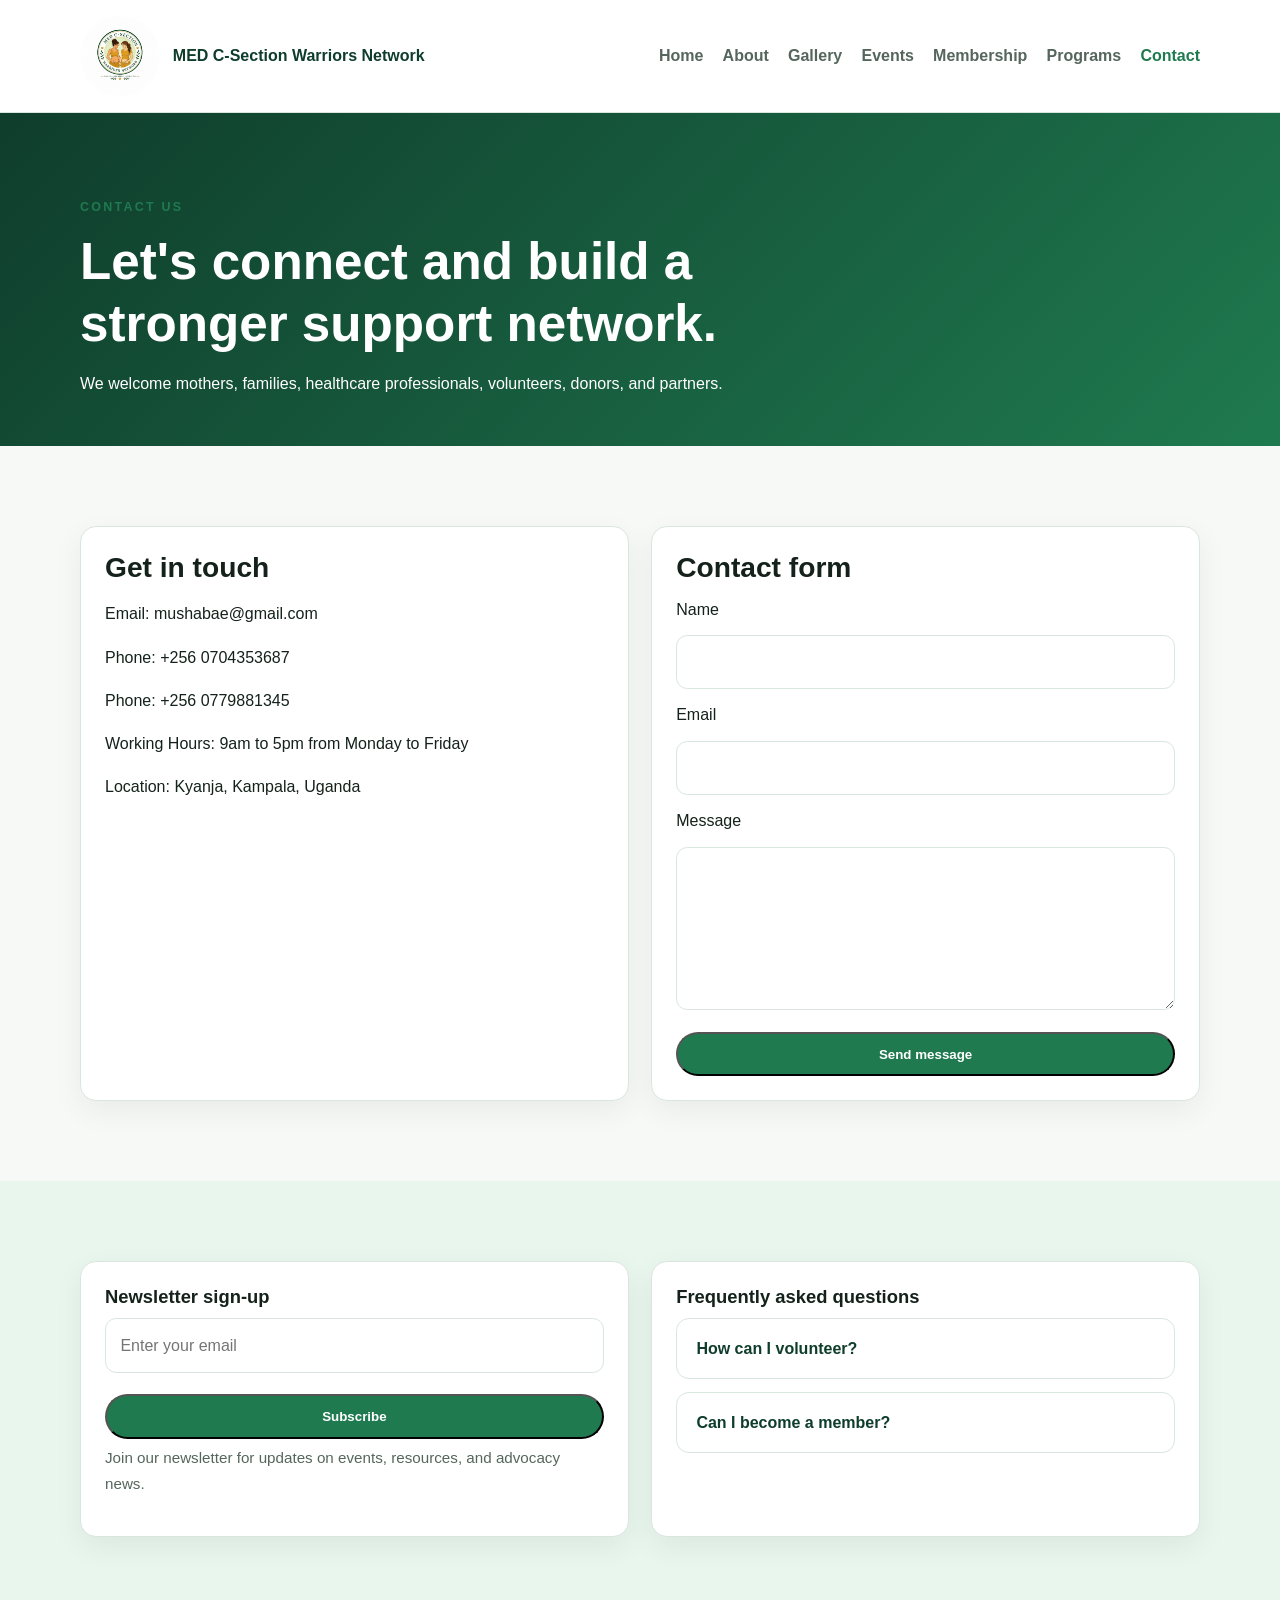
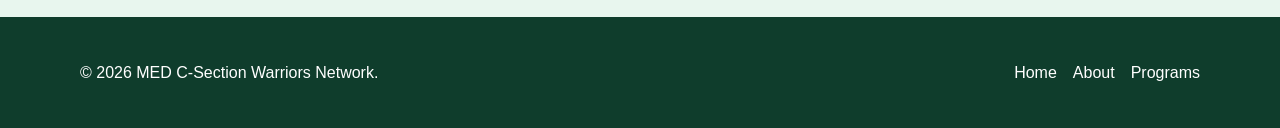
<file: contact.html>
<!doctype html>
<html lang="en">
  <head>
    <meta charset="UTF-8" />
    <meta name="viewport" content="width=device-width, initial-scale=1.0" />
    <title>Contact | MED C-Section Warriors Network</title>
    <link rel="icon" type="image/png" href="heroimage.jpeg" />
    <meta
      name="description"
      content="Contact MED C-Section Warriors Network for membership, volunteer, partnership, sponsorship, or donation inquiries."
    />
    <link rel="stylesheet" href="styles.css" />
  </head>
  <body>
    <header class="site-header">
      <div class="container nav-wrap">
        <a class="brand" href="index.html">
          <img src="heroimage.jpeg" alt="MED C-Section Warriors Network logo" />
          <span>MED C-Section Warriors Network</span>
        </a>
        <button
          class="nav-toggle"
          aria-label="Toggle navigation"
          aria-expanded="false"
        >
          <span></span><span></span><span></span>
        </button>
        <nav class="nav-links" aria-label="Primary navigation">
          <a href="index.html">Home</a>
          <a href="about.html">About</a>
          <a href="gallery.html">Gallery</a>
          <a href="events.html">Events</a>
          <a href="membership.html">Membership</a>
          <a href="programs.html">Programs</a>
          <a href="contact.html" class="active">Contact</a>
        </nav>
      </div>
    </header>

    <main>
      <section class="page-hero">
        <div class="container">
          <p class="eyebrow">Contact us</p>
          <h1>Let's connect and build a stronger support network.</h1>
          <p>
            We welcome mothers, families, healthcare professionals, volunteers,
            donors, and partners.
          </p>
        </div>
      </section>

      <section class="section container">
        <div class="grid two-col">
          <div class="card">
            <h2>Get in touch</h2>
            <p>
              Email: <a href="mailto:mushabae@gmail.com">mushabae@gmail.com</a>
            </p>
            <p>Phone: +256 0704353687</p>
            <p>Phone: +256 0779881345</p>
            <p>Working Hours: 9am to 5pm from Monday to Friday</p>
            <p>Location: Kyanja, Kampala, Uganda</p>
          </div>

          <div class="card">
            <h2>Contact form</h2>
            <form
              action="mailto:mushabae@gmail.com"
              method="post"
              enctype="text/plain"
              class="contact-form"
            >
              <label>Name</label>
              <input type="text" name="name" required />
              <label>Email</label>
              <input type="email" name="email" required />
              <label>Message</label>
              <textarea name="message" rows="5" required></textarea>
              <button class="btn btn-primary" type="submit">
                Send message
              </button>
            </form>
          </div>
        </div>
      </section>

      <section class="section alt-bg">
        <div class="container grid two-col">
          <div class="card">
            <h3>Newsletter sign-up</h3>
            <form class="subscribe-form">
              <input type="email" placeholder="Enter your email" required />
              <button class="btn btn-primary" type="submit">Subscribe</button>
            </form>
            <p class="form-note">
              Join our newsletter for updates on events, resources, and advocacy
              news.
            </p>
          </div>

          <div class="card">
            <h3>Frequently asked questions</h3>
            <div class="faq-list">
              <article class="faq-item">
                <button class="faq-question" aria-expanded="false">
                  How can I volunteer?
                </button>
                <div class="faq-answer">
                  <p>
                    Contact us directly and we will share the best opportunities
                    for your skills.
                  </p>
                </div>
              </article>
              <article class="faq-item">
                <button class="faq-question" aria-expanded="false">
                  Can I become a member?
                </button>
                <div class="faq-answer">
                  <p>
                    Yes. Membership is open to mothers, families, healthcare
                    professionals, advocates, and partners.
                  </p>
                </div>
              </article>
            </div>
          </div>
        </div>
      </section>
    </main>

    <footer class="site-footer">
      <div class="container footer-wrap">
        <p>© <span id="year"></span> MED C-Section Warriors Network.</p>
        <div class="footer-links">
          <a href="index.html">Home</a>
          <a href="about.html">About</a>
          <a href="programs.html">Programs</a>
        </div>
      </div>
    </footer>

    <script src="script.js"></script>
  </body>
</html>
</file>
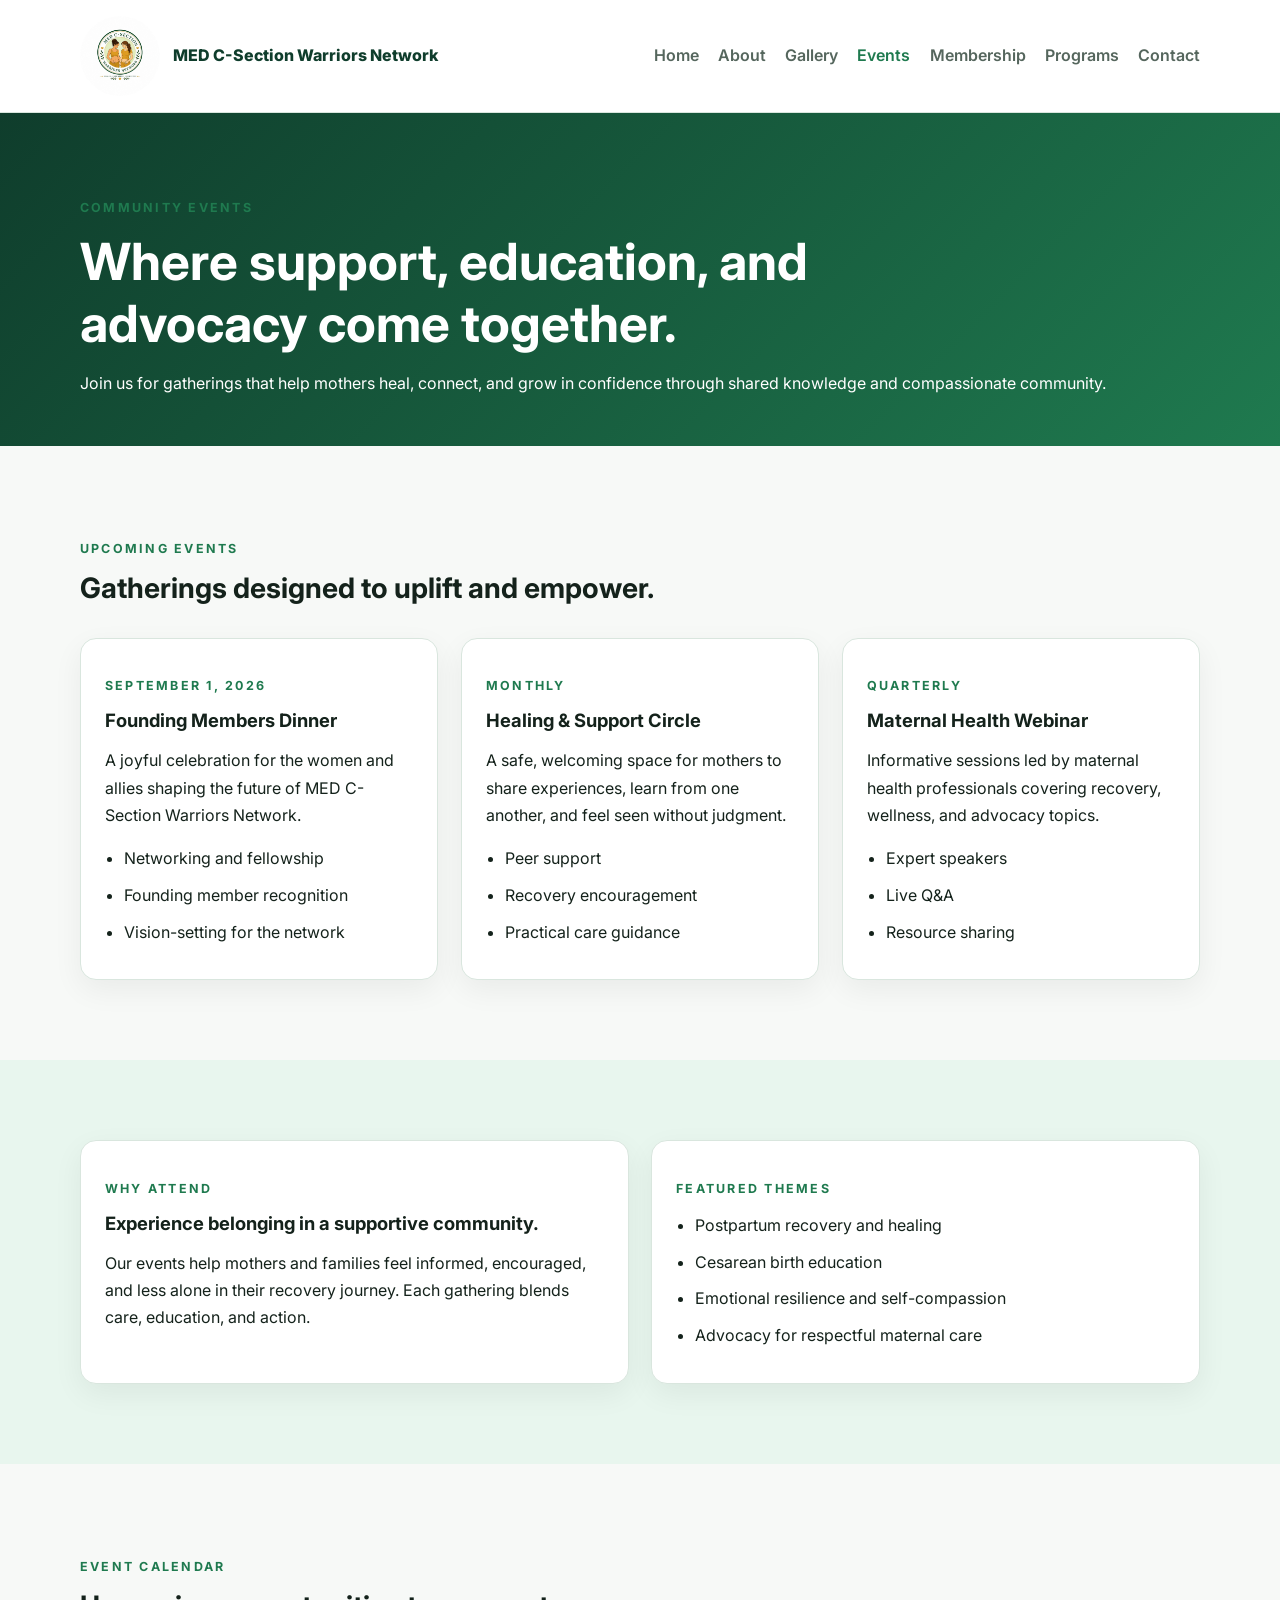
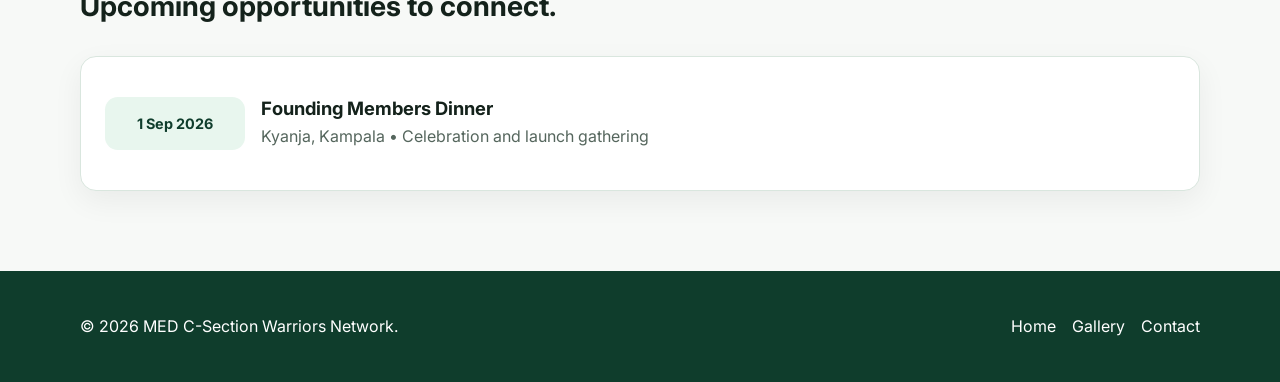
<file: events.html>
<!doctype html>
<html lang="en">
  <head>
    <meta charset="UTF-8" />
    <meta name="viewport" content="width=device-width, initial-scale=1.0" />
    <title>Events | MED C-Section Warriors Network</title>
    <link rel="icon" type="image/png" href="heroimage.jpeg" />
    <meta
      name="description"
      content="Explore upcoming events, healing circles, advocacy programs, and community gatherings hosted by MED C-Section Warriors Network."
    />
    <link rel="preconnect" href="https://fonts.googleapis.com" />
    <link rel="preconnect" href="https://fonts.gstatic.com" crossorigin />
    <link
      href="https://fonts.googleapis.com/css2?family=Inter:wght@400;500;600;700;800&display=swap"
      rel="stylesheet"
    />
    <link rel="stylesheet" href="styles.css" />
  </head>
  <body>
    <header class="site-header">
      <div class="container nav-wrap">
        <a class="brand" href="index.html">
          <img src="heroimage.jpeg" alt="MED C-Section Warriors Network logo" />
          <span>MED C-Section Warriors Network</span>
        </a>
        <button
          class="nav-toggle"
          aria-label="Toggle navigation"
          aria-expanded="false"
        >
          <span></span><span></span><span></span>
        </button>
        <nav class="nav-links" aria-label="Primary navigation">
          <a href="index.html">Home</a>
          <a href="about.html">About</a>
          <a href="gallery.html">Gallery</a>
          <a href="events.html" class="active">Events</a>
          <a href="membership.html">Membership</a>
          <a href="programs.html">Programs</a>
          <a href="contact.html">Contact</a>
        </nav>
      </div>
    </header>

    <main>
      <section class="page-hero">
        <div class="container">
          <p class="eyebrow">Community events</p>
          <h1>Where support, education, and advocacy come together.</h1>
          <p>
            Join us for gatherings that help mothers heal, connect, and grow in
            confidence through shared knowledge and compassionate community.
          </p>
        </div>
      </section>

      <section class="section container">
        <div class="section-heading">
          <p class="eyebrow">Upcoming events</p>
          <h2>Gatherings designed to uplift and empower.</h2>
        </div>

        <div class="grid three-col">
          <article class="card">
            <p class="eyebrow">September 1, 2026</p>
            <h3>Founding Members Dinner</h3>
            <p>
              A joyful celebration for the women and allies shaping the future
              of MED C-Section Warriors Network.
            </p>
            <ul class="check-list">
              <li>Networking and fellowship</li>
              <li>Founding member recognition</li>
              <li>Vision-setting for the network</li>
            </ul>
          </article>

          <article class="card">
            <p class="eyebrow">Monthly</p>
            <h3>Healing & Support Circle</h3>
            <p>
              A safe, welcoming space for mothers to share experiences, learn
              from one another, and feel seen without judgment.
            </p>
            <ul class="check-list">
              <li>Peer support</li>
              <li>Recovery encouragement</li>
              <li>Practical care guidance</li>
            </ul>
          </article>

          <article class="card">
            <p class="eyebrow">Quarterly</p>
            <h3>Maternal Health Webinar</h3>
            <p>
              Informative sessions led by maternal health professionals covering
              recovery, wellness, and advocacy topics.
            </p>
            <ul class="check-list">
              <li>Expert speakers</li>
              <li>Live Q&A</li>
              <li>Resource sharing</li>
            </ul>
          </article>
        </div>
      </section>

      <section class="section alt-bg">
        <div class="container grid two-col">
          <div class="card">
            <p class="eyebrow">Why attend</p>
            <h3>Experience belonging in a supportive community.</h3>
            <p>
              Our events help mothers and families feel informed, encouraged,
              and less alone in their recovery journey. Each gathering blends
              care, education, and action.
            </p>
          </div>

          <div class="card">
            <p class="eyebrow">Featured themes</p>
            <ul class="check-list">
              <li>Postpartum recovery and healing</li>
              <li>Cesarean birth education</li>
              <li>Emotional resilience and self-compassion</li>
              <li>Advocacy for respectful maternal care</li>
            </ul>
          </div>
        </div>
      </section>

      <section class="section container">
        <div class="section-heading">
          <p class="eyebrow">Event calendar</p>
          <h2>Upcoming opportunities to connect.</h2>
        </div>

        <div class="card">
          <div class="schedule-list">
            <div class="schedule-item">
              <strong>1 Sep 2026</strong>
              <div>
                <h3>Founding Members Dinner</h3>
                <p>Kyanja, Kampala • Celebration and launch gathering</p>
              </div>
            </div>
            <!-- <div class="schedule-item">
              <strong>12 Sep 2026</strong>
              <div>
                <h3>Postpartum Healing Session</h3>
                <p>Virtual session • Recovery guidance and open conversation</p>
              </div>
            </div>
            <div class="schedule-item">
              <strong>24 Oct 2026</strong>
              <div>
                <h3>Maternal Advocacy Forum</h3>
                <p>Kampala • Community dialogue and action planning</p>
              </div>
            </div> -->
          </div>
        </div>
      </section>
    </main>

    <footer class="site-footer">
      <div class="container footer-wrap">
        <p>© <span id="year"></span> MED C-Section Warriors Network.</p>
        <div class="footer-links">
          <a href="index.html">Home</a>
          <a href="gallery.html">Gallery</a>
          <a href="contact.html">Contact</a>
        </div>
      </div>
    </footer>

    <script src="script.js"></script>
  </body>
</html>
</file>
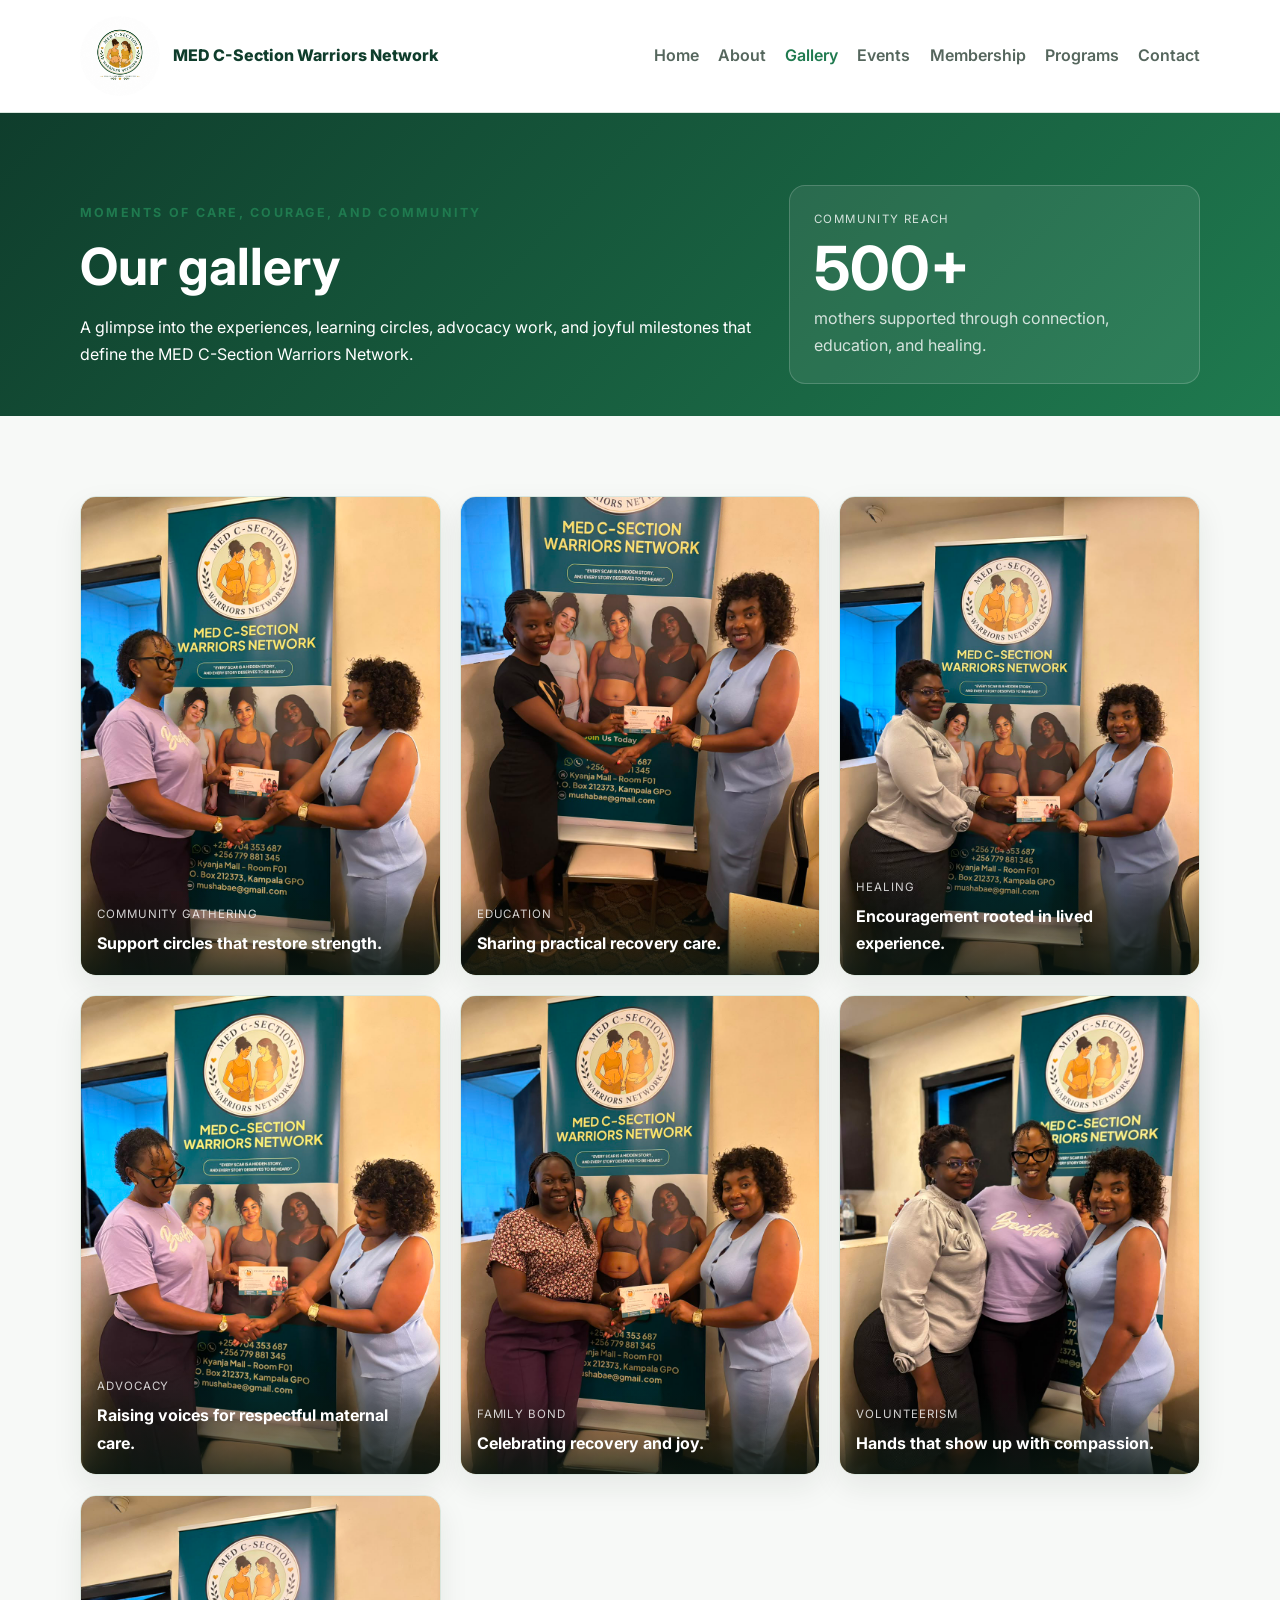
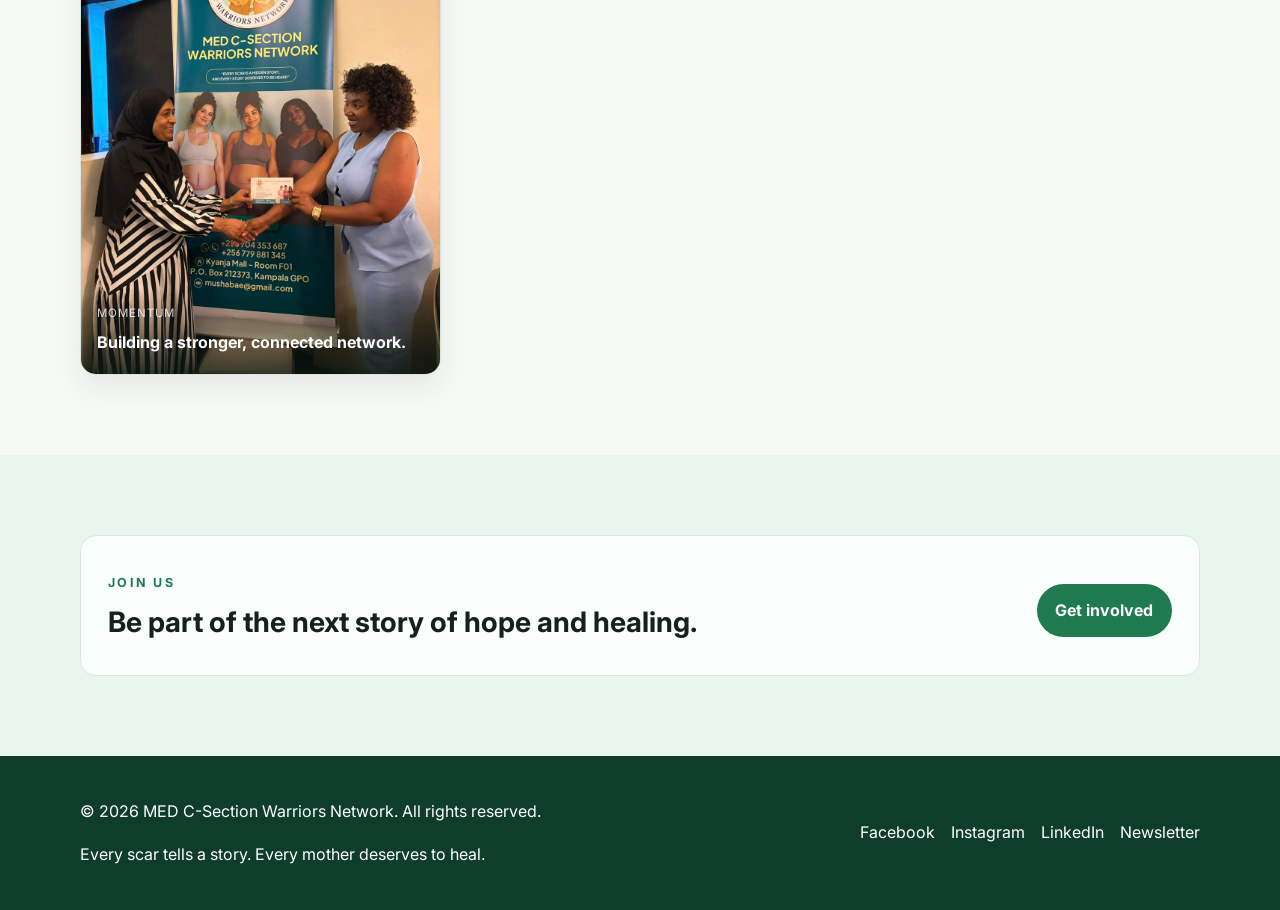
<file: gallery.html>
<!doctype html>
<html lang="en">
  <head>
    <meta charset="UTF-8" />
    <meta name="viewport" content="width=device-width, initial-scale=1.0" />
    <title>Gallery - MED C-Section Warriors Network</title>
    <link rel="icon" type="image/png" href="heroimage.jpeg" />
    <meta
      name="description"
      content="Explore the gallery of MED C-Section Warriors Network, showcasing images and moments that highlight our mission, community, and events."
    />
    <link rel="preconnect" href="https://fonts.googleapis.com" />
    <link rel="preconnect" href="https://fonts.gstatic.com" crossorigin />
    <link
      href="https://fonts.googleapis.com/css2?family=Inter:wght@400;500;600;700;800&display=swap"
      rel="stylesheet"
    />
    <link rel="stylesheet" href="styles.css" />
  </head>
  <body>
    <header class="site-header">
      <div class="container nav-wrap">
        <a class="brand" href="index.html">
          <img src="heroimage.jpeg" alt="MED C-Section Warriors Network logo" />
          <span>MED C-Section Warriors Network</span>
        </a>
        <button
          class="nav-toggle"
          aria-label="Toggle navigation"
          aria-expanded="false"
        >
          <span></span><span></span><span></span>
        </button>
        <nav class="nav-links" aria-label="Primary navigation">
          <a href="index.html">Home</a>
          <a href="about.html">About</a>
          <a href="gallery.html" class="active">Gallery</a>
          <a href="events.html">Events</a>
          <a href="membership.html">Membership</a>
          <a href="programs.html">Programs</a>
          <a href="contact.html">Contact</a>
        </nav>
      </div>
    </header>

    <main>
      <section class="page-hero">
        <div class="container gallery-hero">
          <div>
            <p class="eyebrow">Moments of care, courage, and community</p>
            <h1>Our gallery</h1>
            <p>
              A glimpse into the experiences, learning circles, advocacy work,
              and joyful milestones that define the MED C-Section Warriors
              Network.
            </p>
          </div>
          <div class="gallery-hero-card card">
            <p class="mini-label">Community reach</p>
            <strong>500+</strong>
            <span
              >mothers supported through connection, education, and
              healing.</span
            >
          </div>
        </div>
      </section>

      <section class="section container">
        <div class="gallery-grid">
          <figure class="gallery-item">
            <img src="gOne.jpeg" alt="Women gathered for a community event" />
            <figcaption>
              <span>Community gathering</span>
              <strong>Support circles that restore strength.</strong>
            </figcaption>
          </figure>

          <figure class="gallery-item">
            <img src="gTwo.jpeg" alt="Mothers learning together" />
            <figcaption>
              <span>Education</span>
              <strong>Sharing practical recovery care.</strong>
            </figcaption>
          </figure>

          <figure class="gallery-item">
            <img src="gThree.jpeg" alt="Women in fellowship" />
            <figcaption>
              <span>Healing</span>
              <strong>Encouragement rooted in lived experience.</strong>
            </figcaption>
          </figure>

          <figure class="gallery-item">
            <img src="gFour.jpeg" alt="Advocacy awareness session" />
            <figcaption>
              <span>Advocacy</span>
              <strong>Raising voices for respectful maternal care.</strong>
            </figcaption>
          </figure>

          <figure class="gallery-item">
            <img src="gFive.jpeg" alt="A mother smiling with family" />
            <figcaption>
              <span>Family bond</span>
              <strong>Celebrating recovery and joy.</strong>
            </figcaption>
          </figure>

          <figure class="gallery-item">
            <img
              src="gSix.jpeg"
              alt="Volunteer and community members together"
            />
            <figcaption>
              <span>Volunteerism</span>
              <strong>Hands that show up with compassion.</strong>
            </figcaption>
          </figure>

          <figure class="gallery-item">
            <img src="gSeven.jpeg" alt="Group photo of members at an event" />
            <figcaption>
              <span>Momentum</span>
              <strong>Building a stronger, connected network.</strong>
            </figcaption>
          </figure>
        </div>
      </section>

      <section class="section alt-bg">
        <div class="container callout-box">
          <div>
            <p class="eyebrow">Join us</p>
            <h2>Be part of the next story of hope and healing.</h2>
          </div>
          <a class="btn btn-primary" href="contact.html">Get involved</a>
        </div>
      </section>
    </main>

    <footer class="site-footer">
      <div class="container footer-wrap">
        <div>
          <p>
            © <span id="year"></span> MED C-Section Warriors Network. All rights
            reserved.
          </p>
          <p>Every scar tells a story. Every mother deserves to heal.</p>
        </div>
        <div class="footer-links">
          <a href="https://www.facebook.com/" target="_blank" rel="noreferrer"
            >Facebook</a
          >
          <a href="https://www.instagram.com/" target="_blank" rel="noreferrer"
            >Instagram</a
          >
          <a href="https://www.linkedin.com/" target="_blank" rel="noreferrer"
            >LinkedIn</a
          >
          <a href="contact.html">Newsletter</a>
        </div>
      </div>
    </footer>
    <script src="script.js"></script>
  </body>
</html>
</file>
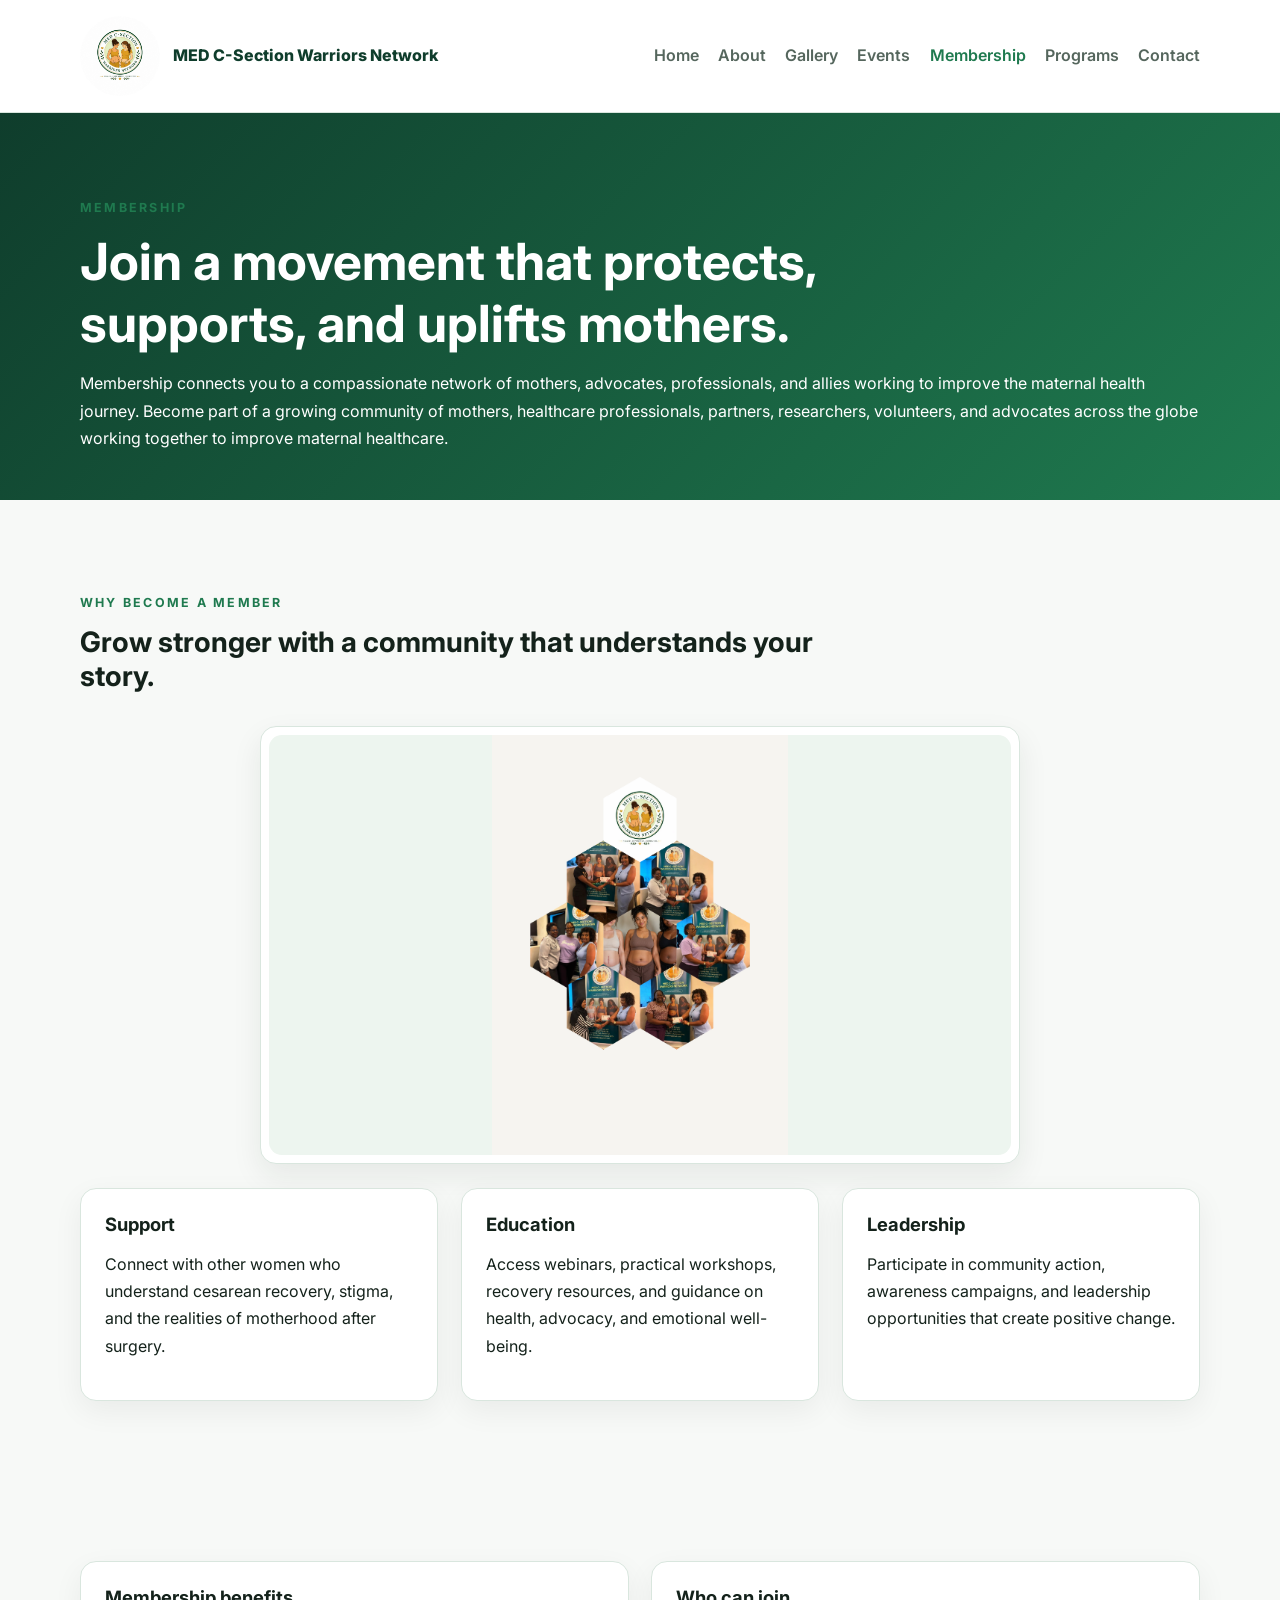
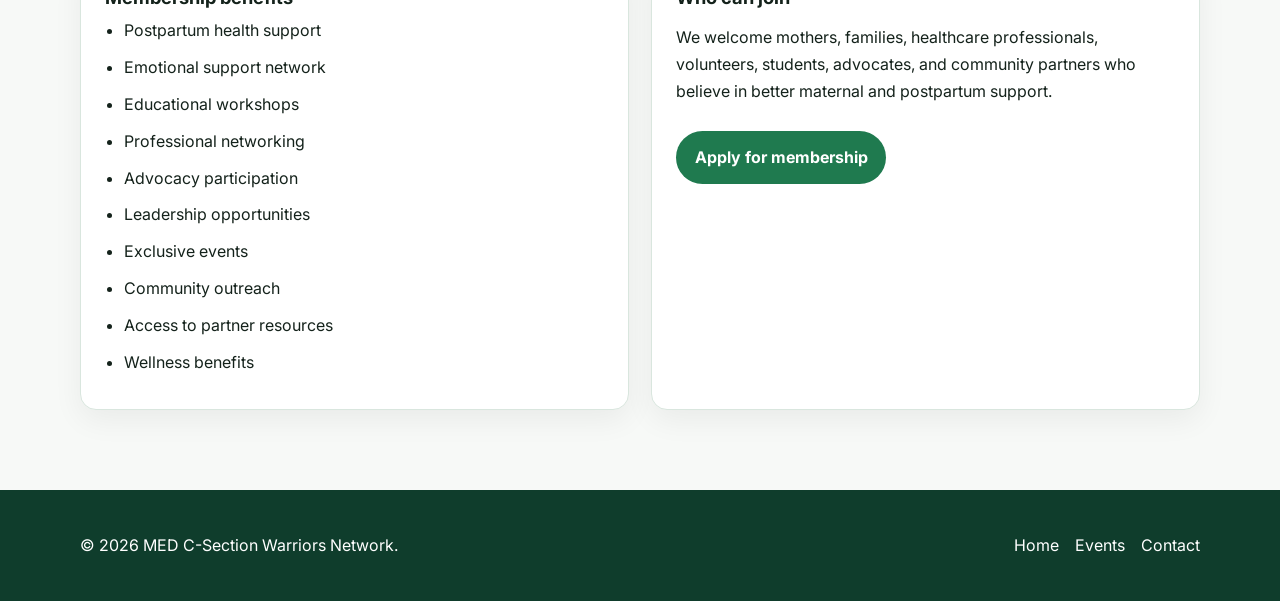
<file: membership.html>
<!doctype html>
<html lang="en">
  <head>
    <meta charset="UTF-8" />
    <meta name="viewport" content="width=device-width, initial-scale=1.0" />
    <title>Membership | MED C-Section Warriors Network</title>
    <link rel="icon" type="image/png" href="heroimage.jpeg" />
    <meta
      name="description"
      content="Become a member of MED C-Section Warriors Network and gain access to support, education, advocacy, and community connection."
    />
    <link rel="preconnect" href="https://fonts.googleapis.com" />
    <link rel="preconnect" href="https://fonts.gstatic.com" crossorigin />
    <link
      href="https://fonts.googleapis.com/css2?family=Inter:wght@400;500;600;700;800&display=swap"
      rel="stylesheet"
    />
    <link rel="stylesheet" href="styles.css" />
  </head>
  <body>
    <header class="site-header">
      <div class="container nav-wrap">
        <a class="brand" href="index.html">
          <img src="heroimage.jpeg" alt="MED C-Section Warriors Network logo" />
          <span>MED C-Section Warriors Network</span>
        </a>
        <button
          class="nav-toggle"
          aria-label="Toggle navigation"
          aria-expanded="false"
        >
          <span></span><span></span><span></span>
        </button>
        <nav class="nav-links" aria-label="Primary navigation">
          <a href="index.html">Home</a>
          <a href="about.html">About</a>
          <a href="gallery.html">Gallery</a>
          <a href="events.html">Events</a>
          <a href="membership.html" class="active">Membership</a>
          <a href="programs.html">Programs</a>
          <a href="contact.html">Contact</a>
        </nav>
      </div>
    </header>

    <main>
      <section class="page-hero">
        <div class="container">
          <p class="eyebrow">Membership</p>
          <h1>Join a movement that protects, supports, and uplifts mothers.</h1>
          <p>
            Membership connects you to a compassionate network of mothers,
            advocates, professionals, and allies working to improve the maternal
            health journey. Become part of a growing community of mothers,
            healthcare professionals, partners, researchers, volunteers, and
            advocates across the globe working together to improve maternal
            healthcare.
          </p>
        </div>
      </section>

      <section class="section container">
        <div class="section-heading">
          <p class="eyebrow">Why become a member</p>
          <h2>Grow stronger with a community that understands your story.</h2>
        </div>

        <div class="membership-hero-image">
          <img src="membershipImage.png" alt="Members gathered in support" />
        </div>

        <div class="grid three-col">
          <article class="card">
            <h3>Support</h3>
            <p>
              Connect with other women who understand cesarean recovery, stigma,
              and the realities of motherhood after surgery.
            </p>
          </article>
          <article class="card">
            <h3>Education</h3>
            <p>
              Access webinars, practical workshops, recovery resources, and
              guidance on health, advocacy, and emotional well-being.
            </p>
          </article>
          <article class="card">
            <h3>Leadership</h3>
            <p>
              Participate in community action, awareness campaigns, and
              leadership opportunities that create positive change.
            </p>
          </article>
        </div>
      </section>

      <!-- <section class="section alt-bg">
        <div class="container">
          <div class="section-heading">
            <p class="eyebrow">Membership plans</p>
            <h2>Choose a level of connection and impact.</h2>
          </div>

          <div class="grid three-col">
            <article class="card membership-card">
              <p class="eyebrow">Community</p>
              <h3>Individual Member</h3>
              <div class="price">Free</div>
              <ul class="check-list">
                <li>Access to updates and newsletters</li>
                <li>Invitations to community circles</li>
                <li>Support resources</li>
              </ul>
            </article>

            <article class="card membership-card featured">
              <p class="eyebrow">Most popular</p>
              <h3>Supporter Member</h3>
              <div class="price">UGX 50,000</div>
              <ul class="check-list">
                <li>Everything in Community</li>
                <li>Priority event invitations</li>
                <li>Webinar access</li>
                <li>Advocacy participation</li>
              </ul>
            </article>

            <article class="card membership-card">
              <p class="eyebrow">Professional</p>
              <h3>Partner Member</h3>
              <div class="price">UGX 150,000</div>
              <ul class="check-list">
                <li>Everything in Supporter</li>
                <li>Professional networking</li>
                <li>Leadership opportunities</li>
                <li>Partnership collaboration</li>
              </ul>
            </article>
          </div>
        </div>
      </section> -->

      <section class="section container">
        <div class="grid two-col">
          <div class="card">
            <h3>Membership benefits</h3>
            <ul class="check-list">
              <li>Postpartum health support</li>
              <li>⁠Emotional support network</li>
              <li>Educational workshops</li>
              <li>Professional networking</li>
              <li>Advocacy participation</li>
              <li>Leadership opportunities</li>
              <li>Exclusive events</li>
              <li>Community outreach</li>
              <li>Access to partner resources</li>
              <li>⁠Wellness benefits</li>
            </ul>
          </div>

          <div class="card">
            <h3>Who can join</h3>
            <p>
              We welcome mothers, families, healthcare professionals,
              volunteers, students, advocates, and community partners who
              believe in better maternal and postpartum support.
            </p>
            <a class="btn btn-primary" href="contact.html"
              >Apply for membership</a
            >
          </div>
        </div>
      </section>
    </main>

    <footer class="site-footer">
      <div class="container footer-wrap">
        <p>© <span id="year"></span> MED C-Section Warriors Network.</p>
        <div class="footer-links">
          <a href="index.html">Home</a>
          <a href="events.html">Events</a>
          <a href="contact.html">Contact</a>
        </div>
      </div>
    </footer>

    <script src="script.js"></script>
  </body>
</html>
</file>
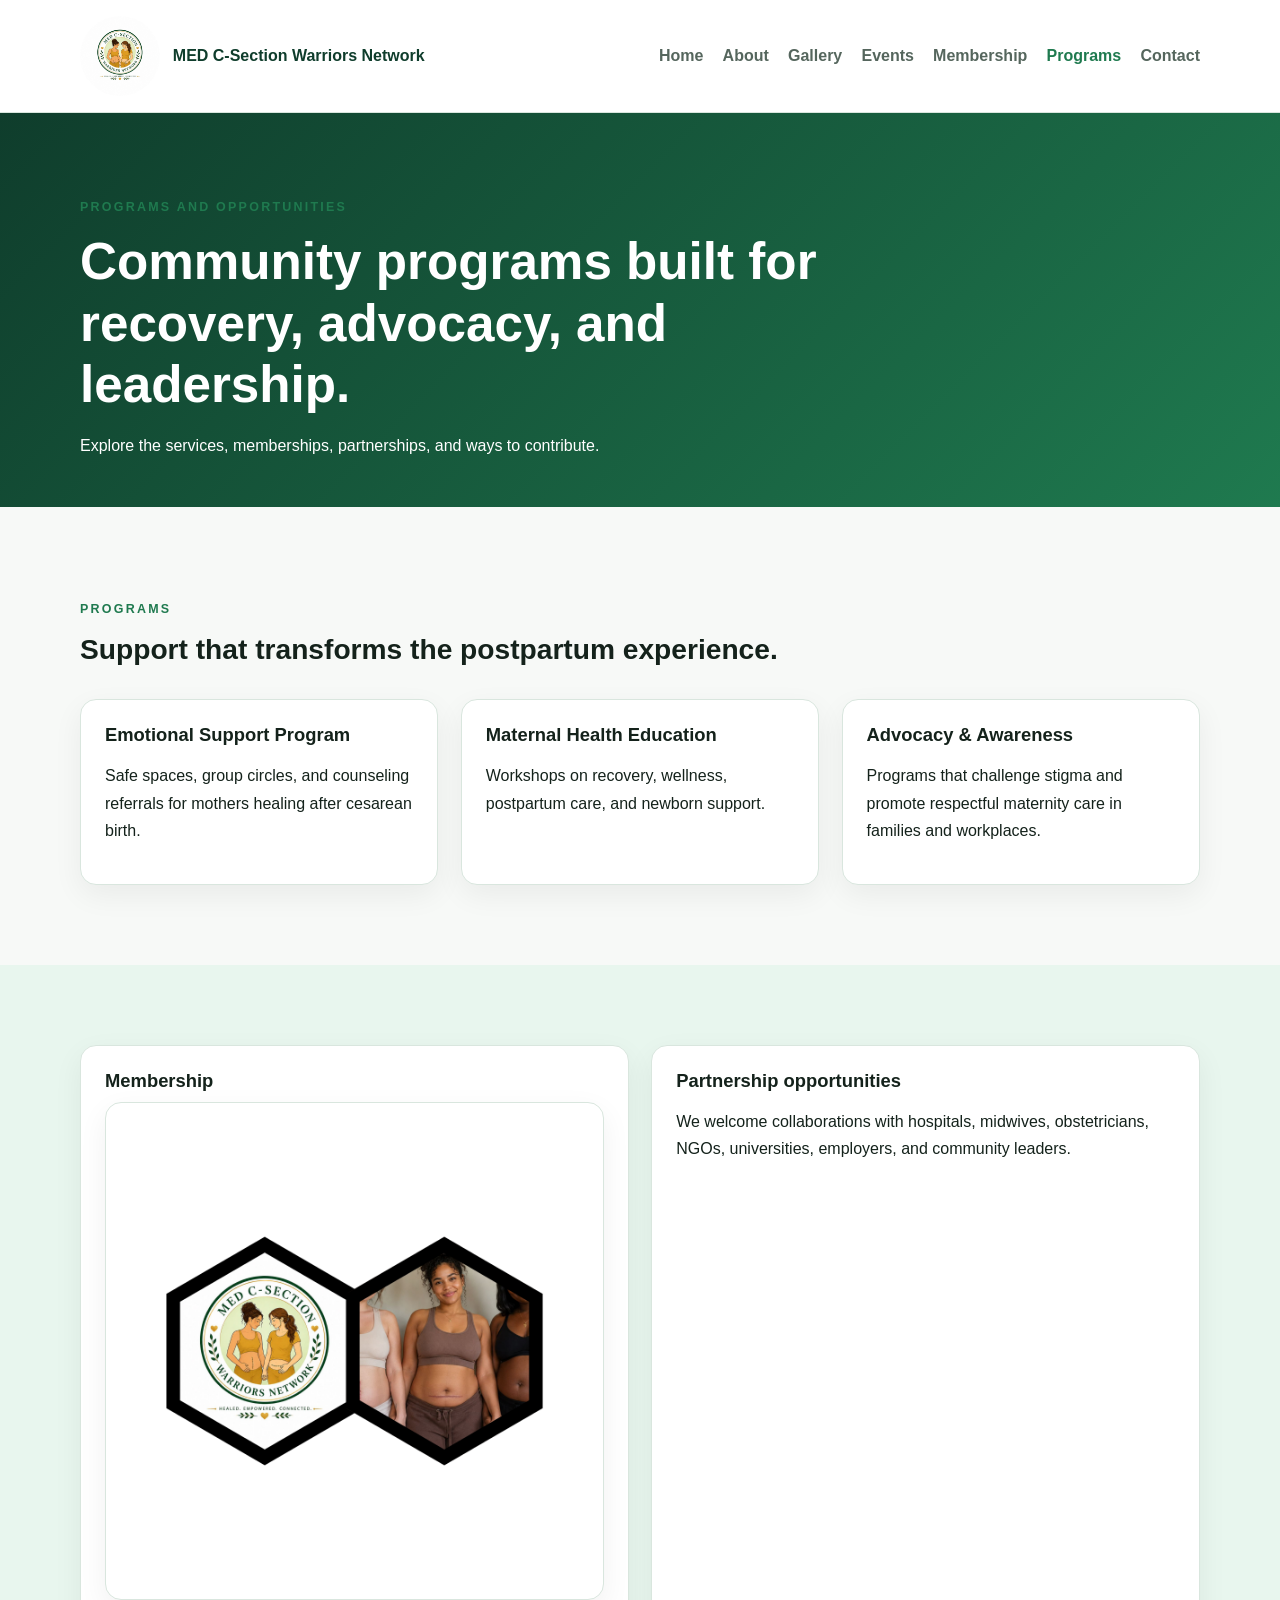
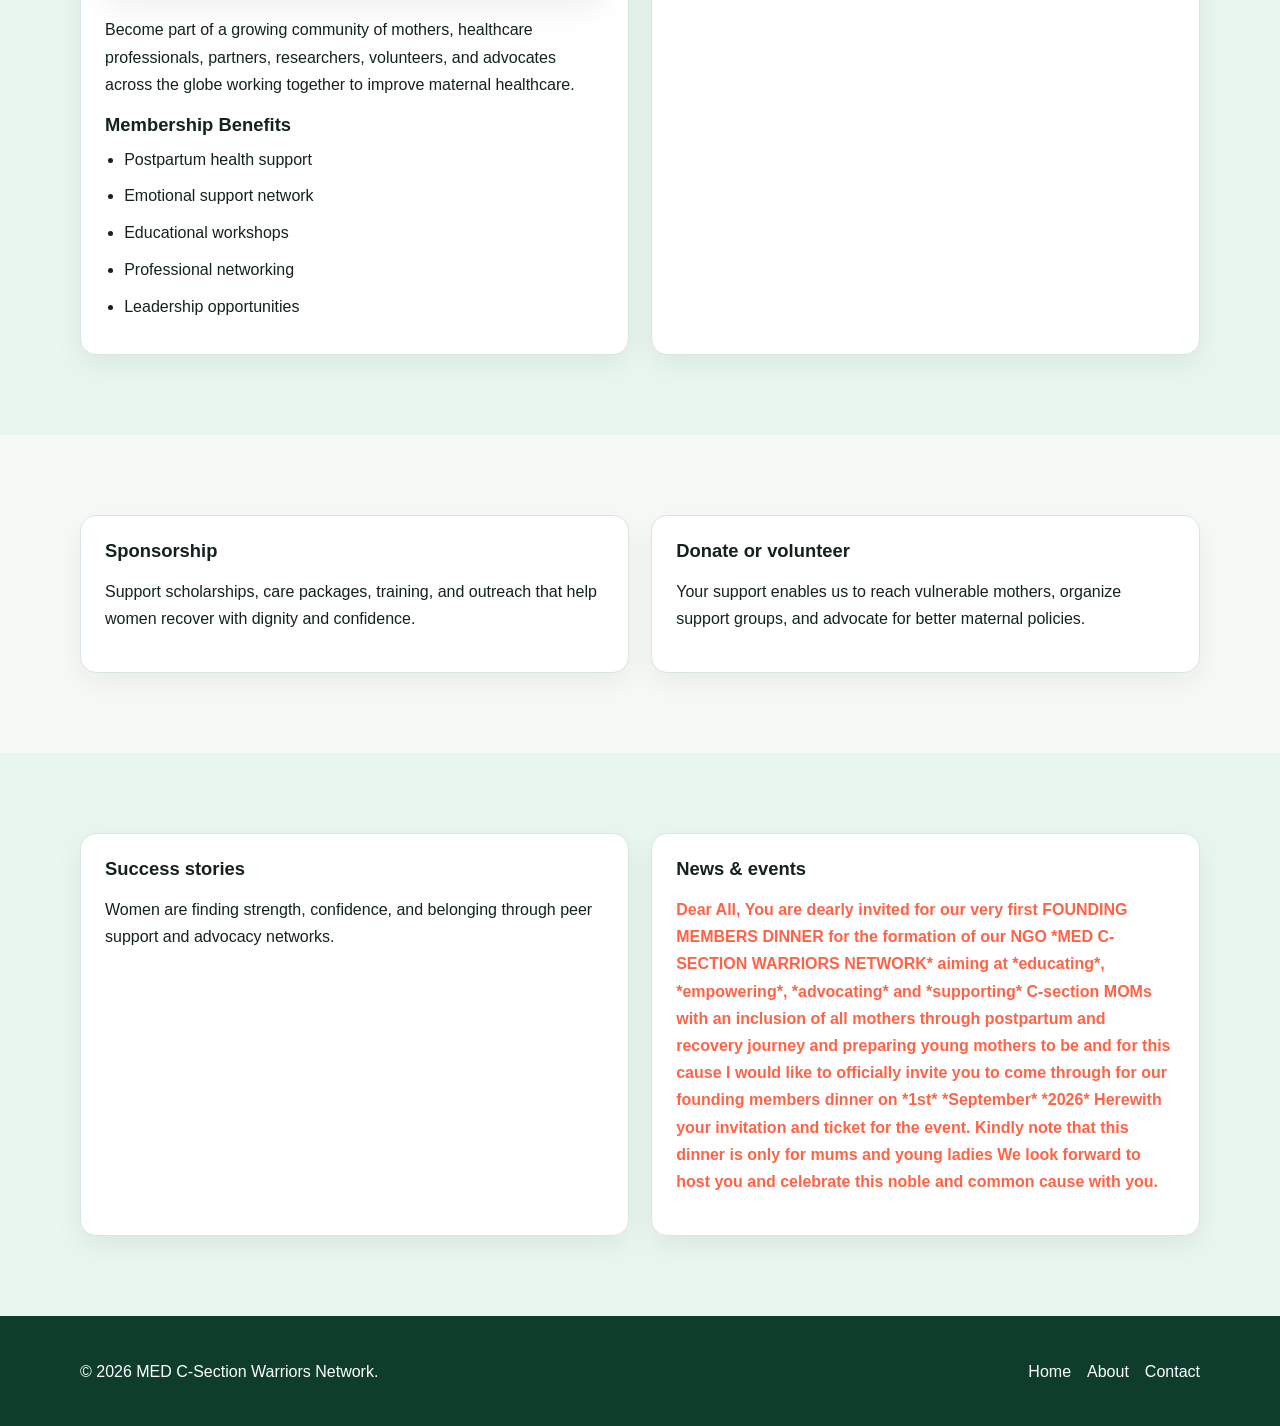
<file: programs.html>
<!doctype html>
<html lang="en">
  <head>
    <meta charset="UTF-8" />
    <meta name="viewport" content="width=device-width, initial-scale=1.0" />
    <title>Programs | MED C-Section Warriors Network</title>
    <link rel="icon" type="image/png" href="heroimage.jpeg" />
    <meta
      name="description"
      content="Explore the programs, membership benefits, partnerships, sponsorship, donations, volunteering, and stories of MED C-Section Warriors Network."
    />
    <link rel="stylesheet" href="styles.css" />
  </head>
  <body>
    <header class="site-header">
      <div class="container nav-wrap">
        <a class="brand" href="index.html">
          <img src="heroimage.jpeg" alt="MED C-Section Warriors Network logo" />
          <span>MED C-Section Warriors Network</span>
        </a>
        <button
          class="nav-toggle"
          aria-label="Toggle navigation"
          aria-expanded="false"
        >
          <span></span><span></span><span></span>
        </button>
        <nav class="nav-links" aria-label="Primary navigation">
          <a href="index.html">Home</a>
          <a href="about.html">About</a>
          <a href="gallery.html">Gallery</a>
          <a href="events.html">Events</a>
          <a href="membership.html">Membership</a>
          <a href="programs.html" class="active">Programs</a>
          <a href="contact.html">Contact</a>
        </nav>
      </div>
    </header>

    <main>
      <section class="page-hero">
        <div class="container">
          <p class="eyebrow">Programs and opportunities</p>
          <h1>
            Community programs built for recovery, advocacy, and leadership.
          </h1>
          <p>
            Explore the services, memberships, partnerships, and ways to
            contribute.
          </p>
        </div>
      </section>

      <section class="section container">
        <div class="section-heading">
          <p class="eyebrow">Programs</p>
          <h2>Support that transforms the postpartum experience.</h2>
        </div>
        <div class="grid three-col">
          <article class="card">
            <h3>Emotional Support Program</h3>
            <p>
              Safe spaces, group circles, and counseling referrals for mothers
              healing after cesarean birth.
            </p>
          </article>
          <article class="card">
            <h3>Maternal Health Education</h3>
            <p>
              Workshops on recovery, wellness, postpartum care, and newborn
              support.
            </p>
          </article>
          <article class="card">
            <h3>Advocacy & Awareness</h3>
            <p>
              Programs that challenge stigma and promote respectful maternity
              care in families and workplaces.
            </p>
          </article>
        </div>
      </section>

      <section class="section alt-bg">
        <div class="container grid two-col">
          <article class="card">
            <h3>Membership</h3>
            <div class="card image-card">
              <img src="ceventsLogo.png" alt="" />
            </div>
            <p>
              Become part of a growing community of mothers, healthcare
              professionals, partners, researchers, volunteers, and advocates
              across the globe working together to improve maternal healthcare.
            </p>
            <h3>Membership Benefits</h3>
            <ul class="check-list">
              <li>Postpartum health support</li>
              <li>Emotional support network</li>
              <li>Educational workshops</li>
              <li>Professional networking</li>
              <li>Leadership opportunities</li>
            </ul>
          </article>
          <article class="card">
            <h3>Partnership opportunities</h3>
            <p>
              We welcome collaborations with hospitals, midwives, obstetricians,
              NGOs, universities, employers, and community leaders.
            </p>
          </article>
        </div>
      </section>

      <section class="section container">
        <div class="grid two-col">
          <article class="card">
            <h3>Sponsorship</h3>
            <p>
              Support scholarships, care packages, training, and outreach that
              help women recover with dignity and confidence.
            </p>
          </article>
          <article class="card">
            <h3>Donate or volunteer</h3>
            <p>
              Your support enables us to reach vulnerable mothers, organize
              support groups, and advocate for better maternal policies.
            </p>
          </article>
        </div>
      </section>

      <section class="section alt-bg">
        <div class="container grid two-col">
          <article class="card">
            <h3>Success stories</h3>
            <p>
              Women are finding strength, confidence, and belonging through peer
              support and advocacy networks.
            </p>
          </article>
          <article class="card">
            <h3>News & events</h3>
            <p style="color: tomato; font-weight: bold">
              Dear All, You are dearly invited for our very first FOUNDING
              MEMBERS DINNER for the formation of our NGO *MED C-SECTION
              WARRIORS NETWORK* aiming at *educating*, *empowering*,
              *advocating* and *supporting* C-section MOMs with an inclusion of
              all mothers through postpartum and recovery journey and preparing
              young mothers to be and for this cause I would like to officially
              invite you to come through for our founding members dinner on
              <b>*1st* *September* *2026*</b> Herewith your invitation and
              ticket for the event. Kindly note that this dinner is only for
              mums and young ladies We look forward to host you and celebrate
              this noble and common cause with you.
            </p>
          </article>
        </div>
      </section>
    </main>

    <footer class="site-footer">
      <div class="container footer-wrap">
        <p>© <span id="year"></span> MED C-Section Warriors Network.</p>
        <div class="footer-links">
          <a href="index.html">Home</a>
          <a href="about.html">About</a>
          <a href="contact.html">Contact</a>
        </div>
      </div>
    </footer>

    <script src="script.js"></script>
  </body>
</html>
</file>
<file: styles.css>
:root {
  --bg: #f7f9f7;
  --surface: #ffffff;
  --text: #14221b;
  --muted: #55665d;
  --primary: #0f3d2c;
  --accent: #1f7a4f;
  --accent-soft: #e8f6ee;
  --border: #d9e6de;
}

* {
  box-sizing: border-box;
}

body {
  margin: 0;
  font-family: "Inter", sans-serif;
  color: var(--text);
  background: var(--bg);
  line-height: 1.7;
}

img {
  max-width: 100%;
  height: auto;
  display: block;
}
a {
  color: inherit;
  text-decoration: none;
}

.brand,
.nav-links a,
.footer-links a,
.faq-question,
.btn,
.card,
.card h3,
.card p,
.card img {
  transition:
    color 0.25s ease,
    transform 0.25s ease,
    box-shadow 0.25s ease,
    border-color 0.25s ease,
    background-color 0.25s ease,
    opacity 0.25s ease,
    float 0.25s ease;
}

.brand:hover,
.nav-links a:hover,
.footer-links a:hover,
.faq-question:hover {
  color: var(--accent);
  transform: translateY(-1px);
  float: none;
}

.container {
  width: min(1120px, calc(100% - 2rem));
  margin: 0 auto;
}

.site-header {
  position: sticky;
  top: 0;
  z-index: 10;
  background: rgba(255, 255, 255, 0.95);
  backdrop-filter: blur(10px);
  border-bottom: 1px solid var(--border);
}

.nav-wrap {
  display: flex;
  align-items: center;
  justify-content: space-between;
  padding: 1rem 0;
}

.brand {
  display: flex;
  align-items: center;
  gap: 0.8rem;
  font-weight: 800;
  color: var(--primary);
}

.brand img {
  width: 80px;
  height: 80px;
  border-radius: 50%;
  object-fit: cover;
}

.nav-links {
  display: flex;
  gap: 1.2rem;
  align-items: center;
}

.nav-links a {
  color: var(--muted);
  font-weight: 600;
}

.nav-links a.active,
.nav-links a:hover {
  color: var(--accent);
}

.nav-toggle {
  display: none;
  background: none;
  border: 0;
  cursor: pointer;
  padding: 0.3rem;
}

.nav-toggle span {
  display: block;
  width: 24px;
  height: 2px;
  background: var(--primary);
  margin: 4px 0;
}

.hero-slider {
  position: relative;
  min-height: 82vh;
  overflow: hidden;
  background: var(--primary);
}

.hero-slide {
  position: absolute;
  inset: 0;
  opacity: 0;
  transition: opacity 0.6s ease;
  background-size: cover;
  background-position: center;
  display: flex;
  align-items: center;
}

.hero-slide.active {
  opacity: 1;
}

.hero-slide::before {
  content: "";
  position: absolute;
  inset: 0;
  background: linear-gradient(
    90deg,
    rgba(11, 24, 19, 0.86),
    rgba(11, 24, 19, 0.45)
  );
}

.hero-content {
  position: relative;
  z-index: 1;
  color: white;
  max-width: 760px;
  padding: 4rem 0;
}

.eyebrow {
  display: inline-block;
  letter-spacing: 0.18em;
  text-transform: uppercase;
  font-size: 0.78rem;
  font-weight: 700;
  color: var(--accent);
  margin-bottom: 0.8rem;
}

.hero-content .eyebrow {
  color: #b9f2d0;
}

h1,
h2,
h3 {
  line-height: 1.2;
  margin-top: 0;
}

h1 {
  font-size: clamp(2rem, 4vw, 3.2rem);
  margin-bottom: 1rem;
}
h2 {
  font-size: clamp(1.6rem, 2.2vw, 2.1rem);
  margin-bottom: 0.7rem;
}
h3 {
  font-size: 1.15rem;
  margin-bottom: 0.6rem;
}

.section {
  padding: 5rem 0;
}
.alt-bg {
  background: var(--accent-soft);
}

.section-heading {
  margin-bottom: 2rem;
  max-width: 760px;
}

.grid {
  display: grid;
  gap: 1.4rem;
}
.two-col {
  grid-template-columns: repeat(2, 1fr);
}
.three-col {
  grid-template-columns: repeat(3, 1fr);
}

.card {
  background: var(--surface);
  padding: 1.5rem;
  border-radius: 1rem;
  box-shadow: 0 10px 30px rgba(0, 0, 0, 0.06);
  border: 1px solid var(--border);
}

.card:hover {
  transform: translateY(-4px);
  box-shadow: 0 16px 36px rgba(15, 61, 44, 0.12);
  border-color: var(--accent);
}

.card img {
  border-radius: 0.8rem;
  max-width: 100%;
  height: auto;
  display: block;
  object-fit: cover;
}

/* Fix for small logo images inside cards (e.g., the one in the About section). */
.image-card img {
  max-width: 100%;
  height: auto;
  width: 100%;
  object-fit: cover;
  border-radius: 0.8rem;
  display: block;
}

/* Limit logo size for the small image card used in the About section on index page */
.section.container > .card.image-card {
  max-width: 480px; /* larger when used as hero */
  width: 100%;
  margin: 0 auto 0.8rem; /* center horizontally */
  padding: 0.5rem;
  display: block;
}

/* Ensure the image inside the hero logo card scales and is centered */
.section.container > .card.image-card img {
  display: block;
  width: 100%;
  height: auto;
  object-fit: contain;
}

@media (min-width: 900px) {
  .section.container > .card.image-card {
    max-width: 640px; /* larger on wide screens */
  }
}

.card:hover img {
  transform: scale(1.02);
}

.membership-hero-image {
  max-width: 760px;
  width: 100%;
  margin: 0 auto 1.5rem;
  padding: 0.5rem;
  display: block;
  background: var(--surface);
  border: 1px solid var(--border);
  border-radius: 1rem;
  box-shadow: 0 12px 30px rgba(20, 34, 27, 0.08);
}

.membership-hero-image img {
  width: 100%;
  height: auto;
  max-height: 420px;
  object-fit: contain;
  background: #edf5ef;
  border-radius: 0.8rem;
  display: block;
}

.btn {
  display: inline-block;
  padding: 0.8rem 1.15rem;
  border-radius: 999px;
  font-weight: 700;
  margin-top: 0.6rem;
  transition:
    transform 0.2s ease,
    background 0.2s ease,
    box-shadow 0.2s ease;
}

.btn:hover {
  box-shadow: 0 10px 20px rgba(31, 122, 79, 0.18);
}

.btn:hover {
  transform: translateY(-2px);
}
.btn-primary {
  background: var(--accent);
  color: white;
}
.btn-secondary {
  background: transparent;
  color: white;
  border: 1px solid white;
}

.cta-group {
  display: flex;
  gap: 0.9rem;
  flex-wrap: wrap;
  margin-top: 1.2rem;
}

.check-list {
  margin: 0;
  padding-left: 1.2rem;
}

.check-list li {
  margin-bottom: 0.6rem;
}

.faq-list {
  display: grid;
  gap: 0.8rem;
}
.faq-item {
  background: var(--surface);
  border: 1px solid var(--border);
  border-radius: 0.8rem;
  overflow: hidden;
}

.faq-question {
  width: 100%;
  text-align: left;
  background: none;
  border: 0;
  padding: 1rem 1.2rem;
  font: inherit;
  font-weight: 700;
  cursor: pointer;
  color: var(--primary);
}

.faq-answer {
  display: none;
  padding: 0 1.2rem 1rem;
  color: var(--muted);
}

.faq-item.active .faq-answer {
  display: block;
}

.page-hero {
  padding: 4.5rem 0 2rem;
  background: linear-gradient(135deg, var(--primary), var(--accent));
  color: white;
}

.page-hero h1 {
  max-width: 760px;
}

.gallery-hero {
  display: grid;
  grid-template-columns: 1.5fr 0.9fr;
  gap: 1.5rem;
  align-items: end;
}

.gallery-hero-card {
  padding: 1.5rem;
  background: rgba(255, 255, 255, 0.08);
  border: 1px solid rgba(255, 255, 255, 0.18);
  color: white;
  box-shadow: none;
}

.mini-label {
  margin: 0 0 0.5rem;
  text-transform: uppercase;
  letter-spacing: 0.12em;
  font-size: 0.72rem;
  opacity: 0.8;
}

.gallery-hero-card strong {
  display: block;
  font-size: clamp(2.2rem, 5vw, 3.8rem);
  line-height: 1;
  margin-bottom: 0.4rem;
}

.gallery-hero-card span {
  color: rgba(255, 255, 255, 0.8);
}

.gallery-grid {
  display: grid;
  grid-template-columns: repeat(12, minmax(0, 1fr));
  gap: 1.2rem;
}

.gallery-item {
  position: relative;
  grid-column: span 4;
  margin: 0;
  overflow: hidden;
  border-radius: 1rem;
  background: var(--surface);
  border: 1px solid var(--border);
  box-shadow: 0 12px 30px rgba(20, 34, 27, 0.08);
}

.gallery-item.wide {
  grid-column: span 8;
}

.gallery-item.tall {
  grid-row: span 2;
}

.gallery-item img {
  width: 100%;
  height: 100%;
  min-height: 260px;
  object-fit: cover;
  display: block;
  transition: transform 0.35s ease;
}

.gallery-item:hover img {
  transform: scale(1.04);
}

.gallery-item figcaption {
  position: absolute;
  left: 0;
  right: 0;
  bottom: 0;
  padding: 1rem 1rem 1.1rem;
  background: linear-gradient(180deg, transparent, rgba(9, 23, 17, 0.82));
  color: white;
  display: grid;
  gap: 0.35rem;
}

.gallery-item figcaption span {
  font-size: 0.72rem;
  text-transform: uppercase;
  letter-spacing: 0.08em;
  opacity: 0.8;
}

.gallery-item figcaption strong {
  font-size: 1rem;
}

.callout-box {
  display: flex;
  align-items: center;
  justify-content: space-between;
  gap: 1rem;
  background: rgba(255, 255, 255, 0.75);
  border: 1px solid var(--border);
  border-radius: 1rem;
  padding: 1.5rem 1.7rem;
}

.membership-card {
  display: flex;
  flex-direction: column;
  gap: 0.8rem;
}

.membership-card.featured {
  border-color: var(--accent);
  box-shadow: 0 18px 36px rgba(31, 122, 79, 0.12);
  background: linear-gradient(180deg, #ffffff, #edf8f1);
}

.price {
  font-size: clamp(1.7rem, 3vw, 2.6rem);
  font-weight: 800;
  color: var(--primary);
  line-height: 1;
}

.schedule-list {
  display: grid;
  gap: 1rem;
}

.schedule-item {
  display: grid;
  grid-template-columns: 140px 1fr;
  gap: 1rem;
  padding: 1rem 0;
  border-bottom: 1px solid var(--border);
}

.schedule-item:last-child {
  border-bottom: 0;
}

.schedule-item strong {
  display: inline-flex;
  align-items: center;
  justify-content: center;
  min-height: 52px;
  border-radius: 0.8rem;
  background: var(--accent-soft);
  color: var(--primary);
  font-size: 0.9rem;
  padding: 0.5rem 0.8rem;
}

.schedule-item h3 {
  margin-bottom: 0.25rem;
}

.schedule-item p {
  margin: 0;
  color: var(--muted);
}

.site-footer {
  background: var(--primary);
  color: white;
  padding: 1.6rem 0;
}

.footer-wrap {
  display: flex;
  justify-content: space-between;
  gap: 1rem;
  flex-wrap: wrap;
  align-items: center;
}

.footer-links {
  display: flex;
  gap: 1rem;
  flex-wrap: wrap;
}

.contact-form,
.subscribe-form {
  display: grid;
  gap: 0.75rem;
}
.contact-form input,
.contact-form textarea,
.subscribe-form input {
  width: 100%;
  padding: 0.8rem 0.9rem;
  border: 1px solid var(--border);
  border-radius: 0.7rem;
  font: inherit;
}

.form-note {
  color: var(--muted);
  font-size: 0.95rem;
  margin-top: 0.4rem;
}

@media (max-width: 860px) {
  .two-col,
  .three-col,
  .gallery-hero {
    grid-template-columns: 1fr;
  }

  .gallery-item,
  .gallery-item.wide,
  .gallery-item.tall {
    grid-column: span 6;
    grid-row: span 1;
  }

  .callout-box {
    flex-direction: column;
    align-items: flex-start;
  }

  .schedule-item {
    grid-template-columns: 1fr;
  }
}

@media (max-width: 700px) {
  .nav-toggle {
    display: block;
  }
  .nav-links {
    display: none;
    flex-direction: column;
    position: absolute;
    top: 70px;
    right: 1rem;
    background: white;
    padding: 1rem;
    border-radius: 0.8rem;
    border: 1px solid var(--border);
    box-shadow: 0 8px 20px rgba(0, 0, 0, 0.08);
  }

  .nav-links.open {
    display: flex;
  }
  .hero-slider {
    min-height: 72vh;
  }
  .section {
    padding: 3.5rem 0;
  }

  .gallery-grid {
    grid-template-columns: 1fr;
  }

  .gallery-item,
  .gallery-item.wide,
  .gallery-item.tall {
    grid-column: span 1;
  }

  .gallery-item img {
    min-height: 220px;
  }
}
</file>
